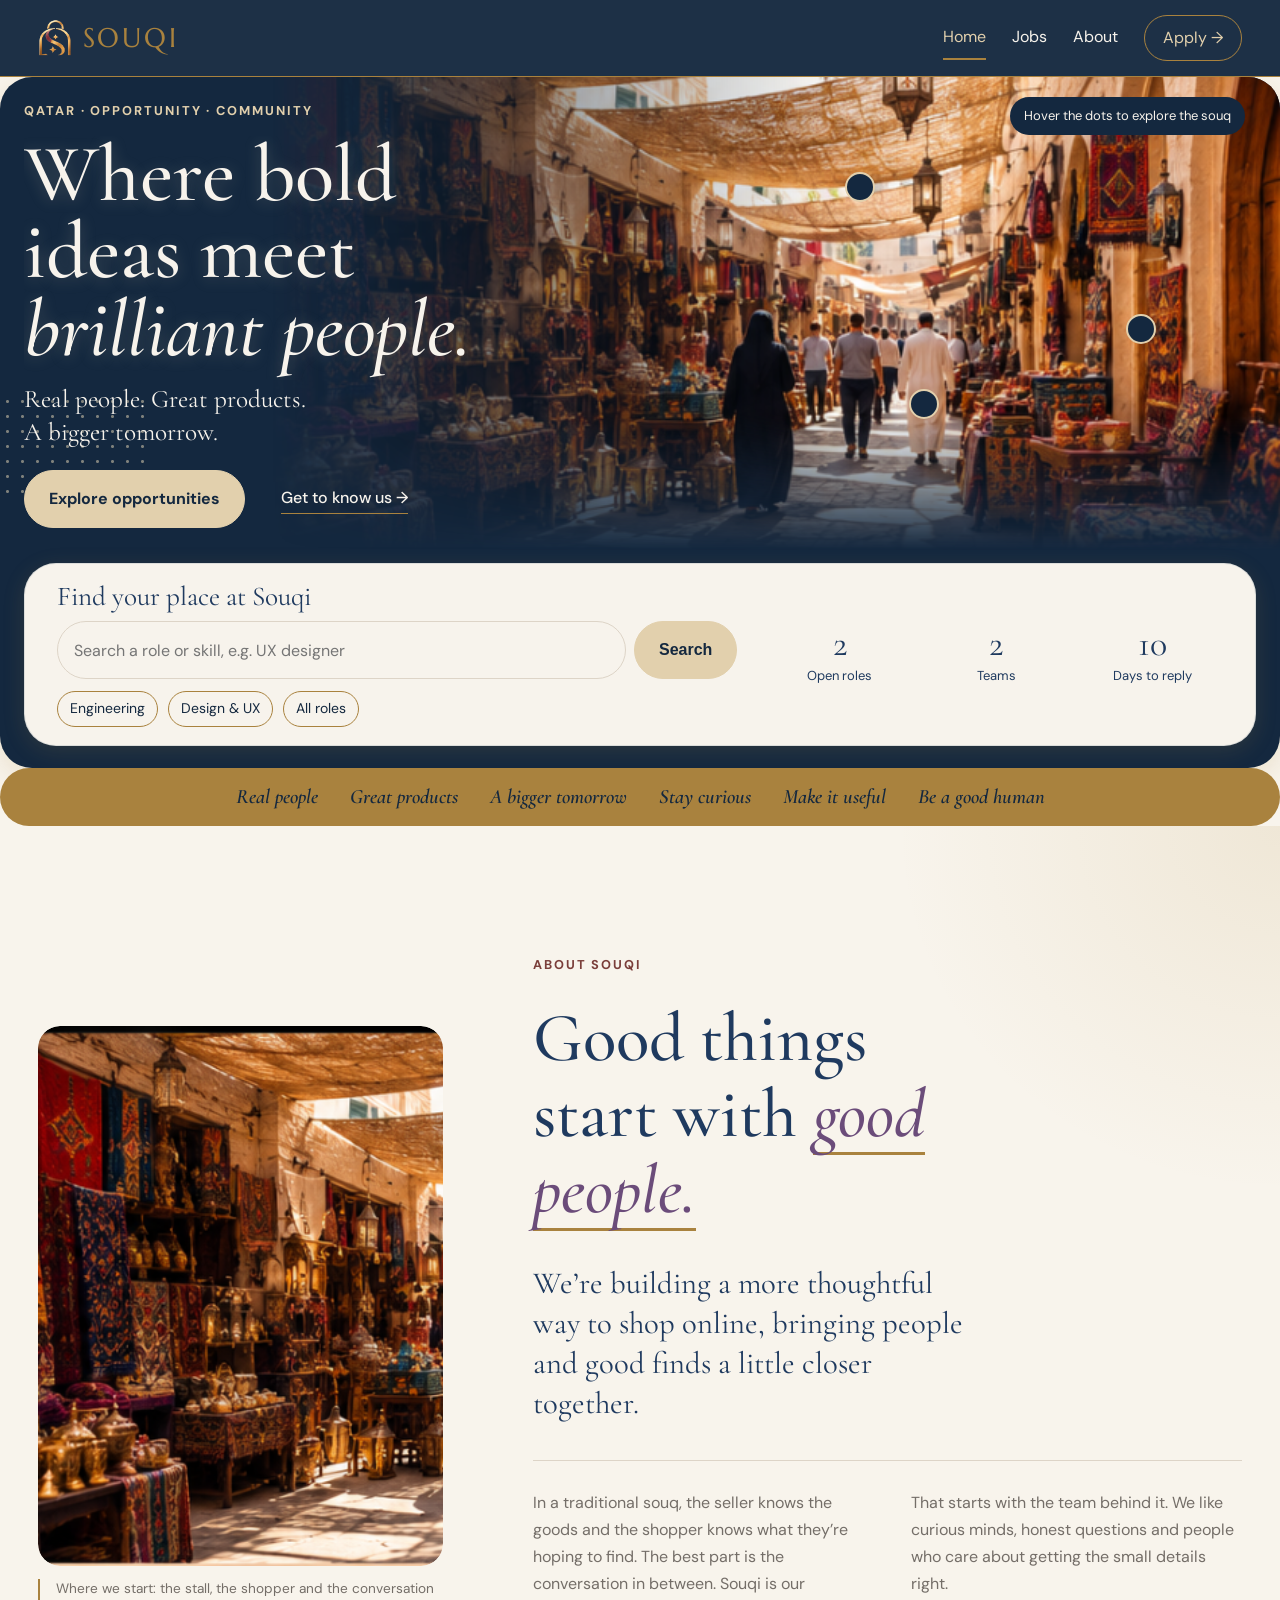
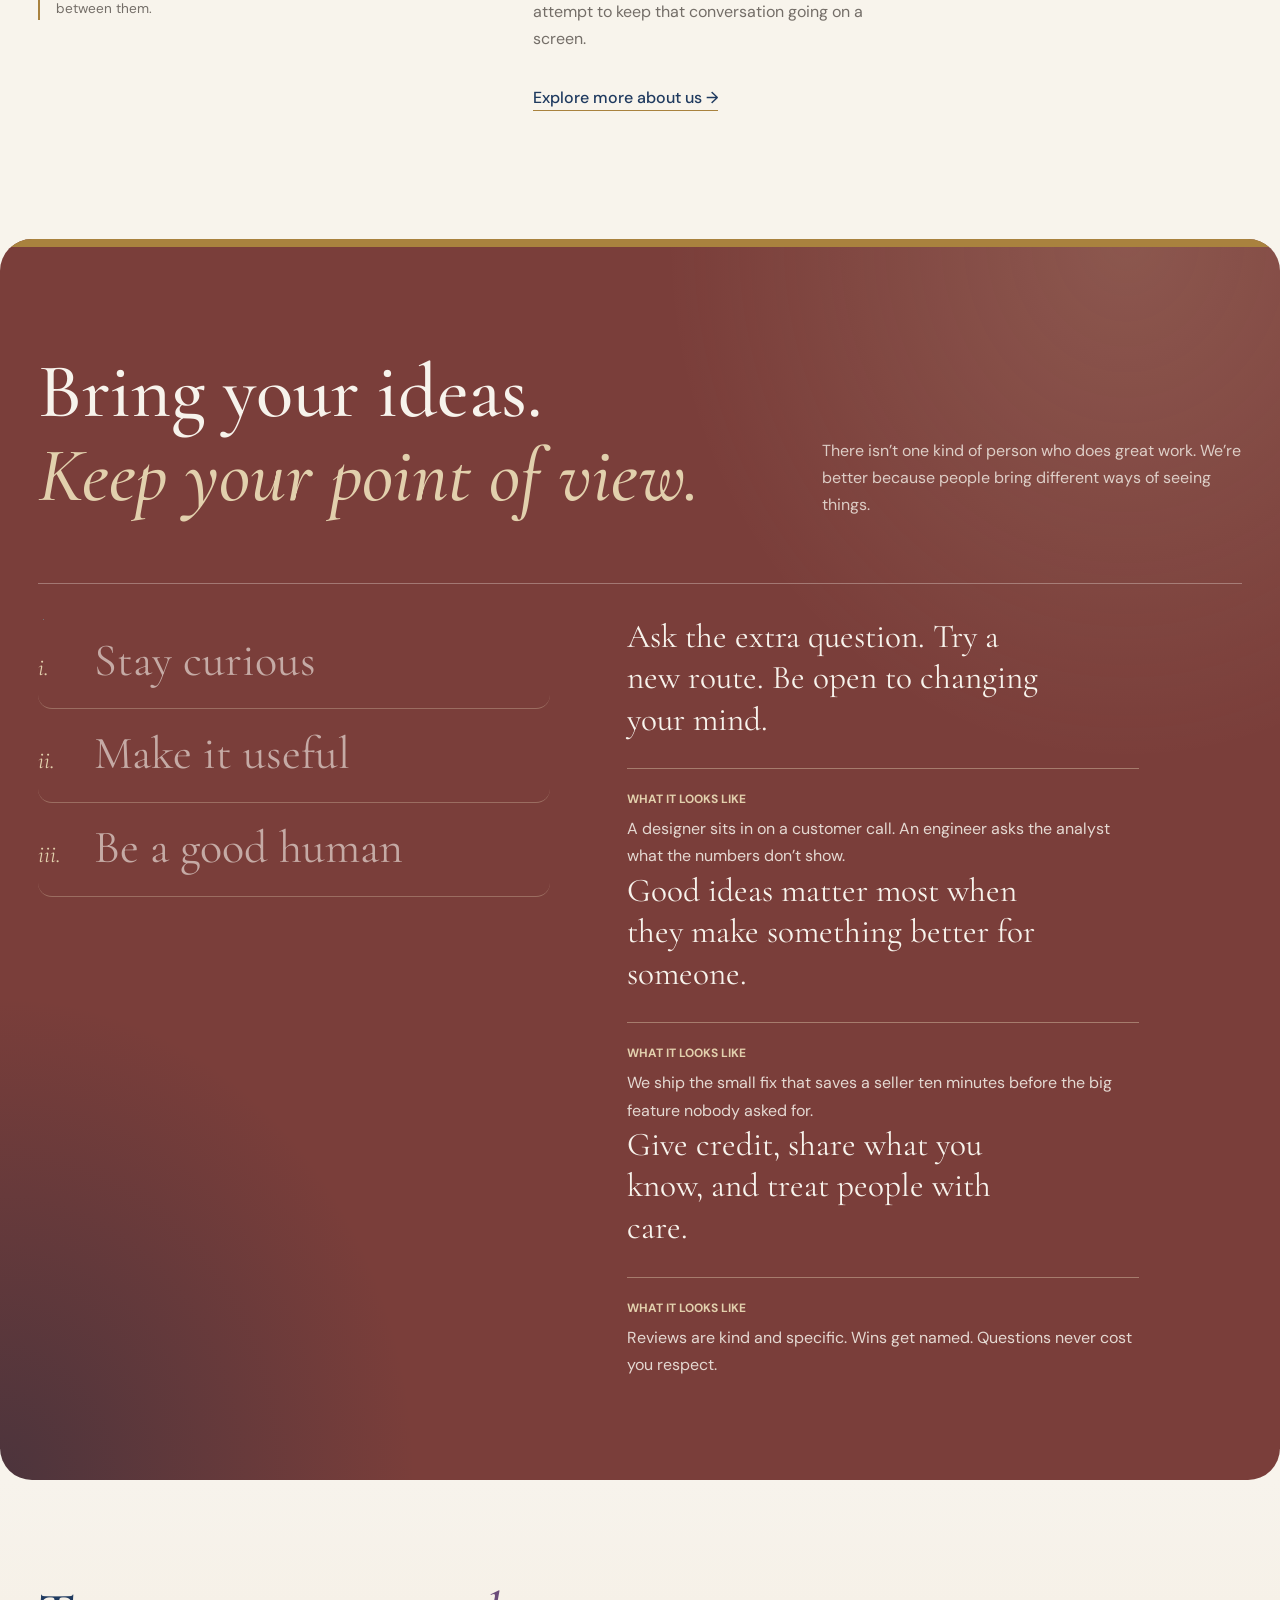
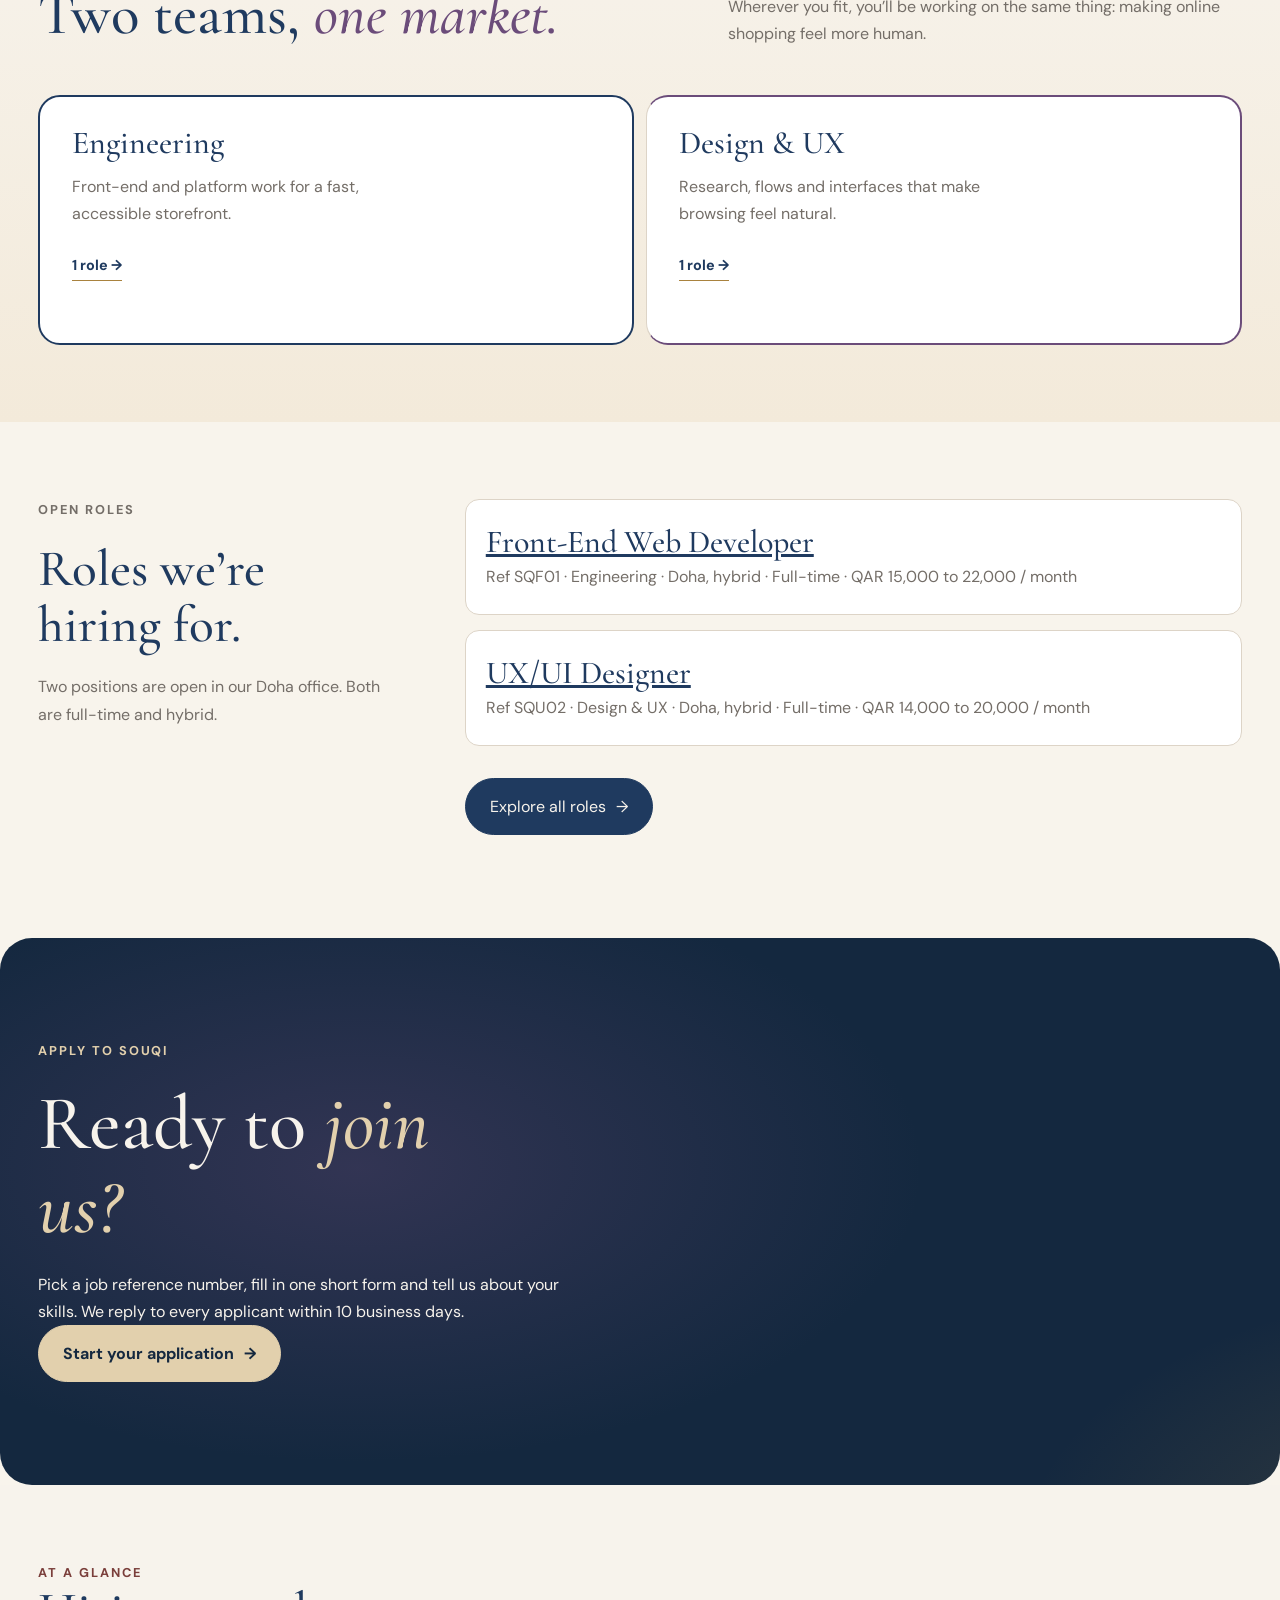
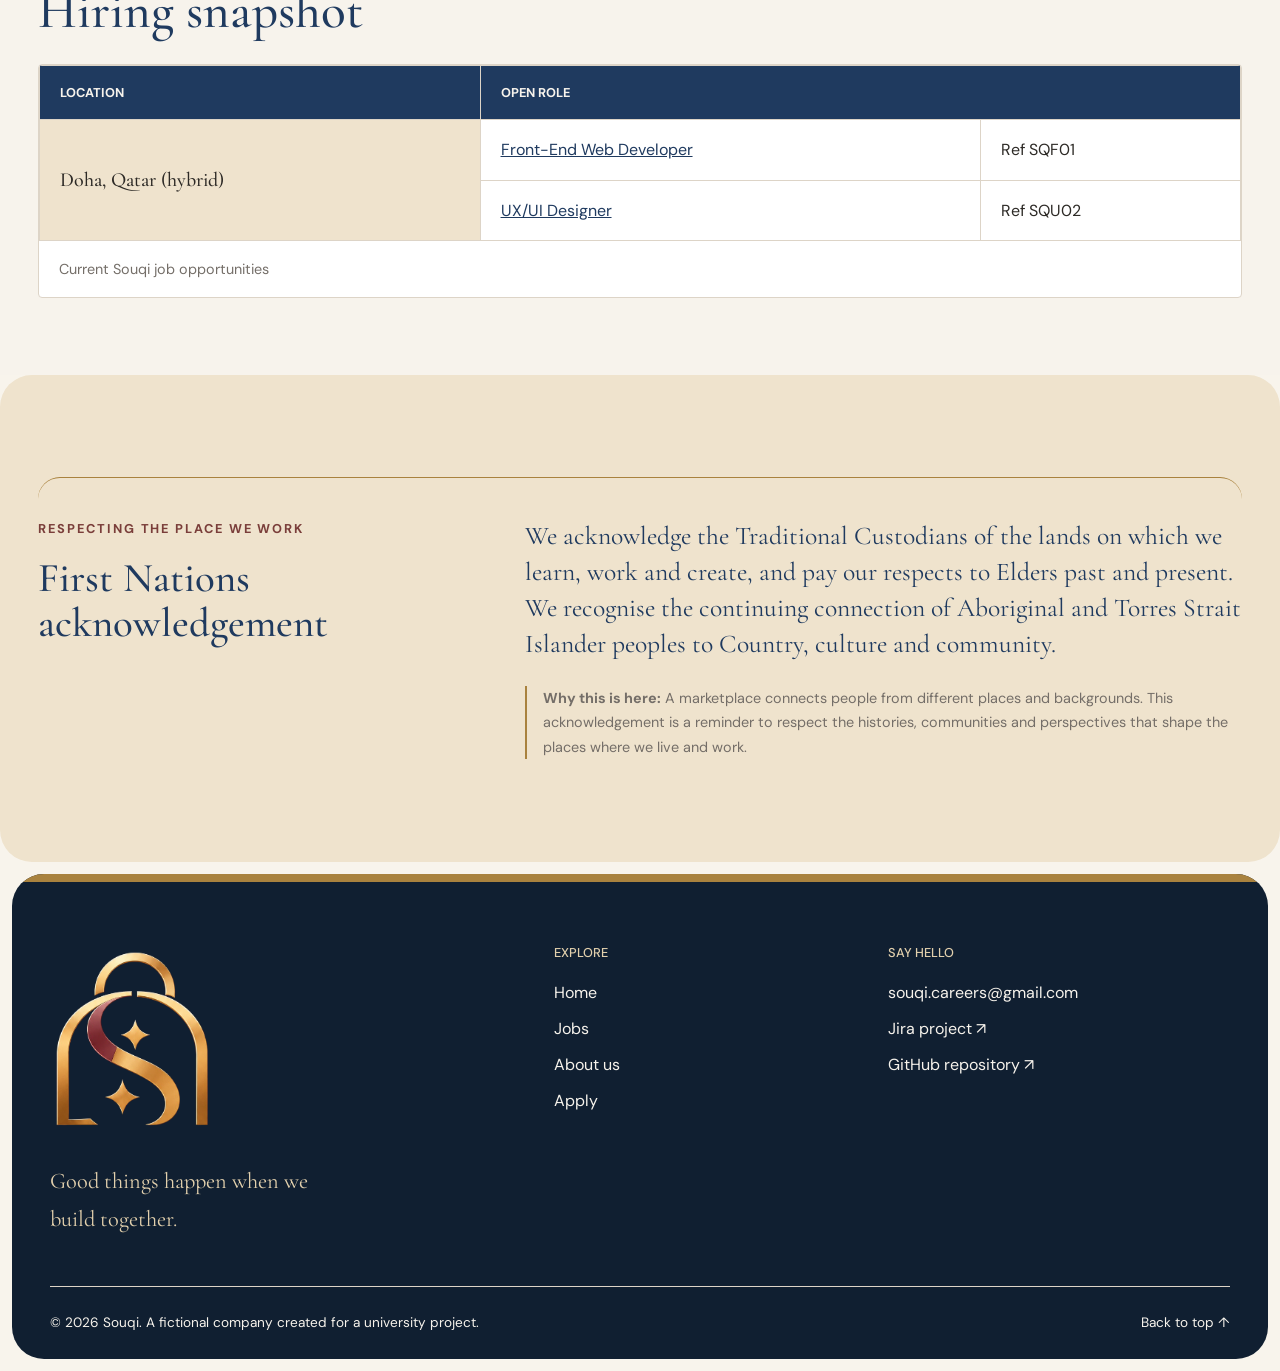
<file: index.html>
<!doctype html>
<!--
  filename:      Index.html
  author:        Mubashir Khan
  created:       21/10/2026
  last modified: 31/10/2026
  description:   Home page for Souqi, an online retail platform (G05 - E-Commerce & Digital Retail Platform). 
  Introduces the company, its services, and available career opportunities. Includes navigation and links to jobs.html 
  and apply.html. Styles: styles.css and index.css.
-->
<html lang="en">
<head>
  <meta charset="utf-8">
  <meta name="viewport" content="width=device-width, initial-scale=1">
  <meta name="description" content="Careers at Souqi, a modern online marketplace inspired by the souqs of Qatar. See open roles in engineering, and design.">
  <title>Souqi Careers | More than just a marketplace</title>
  <link rel="icon" type="image/png" href="images/favicon.png">
  <link rel="preconnect" href="https://fonts.googleapis.com">
  <link rel="preconnect" href="https://fonts.gstatic.com" crossorigin>
  <link href="https://fonts.googleapis.com/css2?family=Cormorant+Garamond:ital,wght@0,500;0,600;1,500&family=DM+Sans:wght@400;500;700&family=Marcellus&display=swap" rel="stylesheet">
  <link rel="stylesheet" href="styles.css">
  <link rel="stylesheet" href="index.css">

  <style>
    .hero-lattice {
      background-image: radial-gradient(circle, rgba(233, 217, 184, .5) 1.3px, transparent 1.6px);
      background-size: 15px 15px;
    }
  </style>
</head>
<body>
  <a class="skip-link" href="#main">Skip to main content</a>

  <header class="site-header">
    <div class="wrap header-inner">
      <a class="brand" href="index.html" aria-label="Souqi, home">
        <img class="brand-mark" src="images/logo-mark.png" width="34" height="38" alt="">
        <span class="brand-name">SOUQI</span>
      </a>
      <nav class="site-nav" aria-label="Main navigation">
        <a href="index.html" aria-current="page">Home</a>
        <a href="jobs.html">Jobs</a>
        <a href="about.html">About</a>
        <a class="nav-cta" href="apply.html">Apply <span aria-hidden="true">&rarr;</span></a>
      </nav>
    </div>
  </header>

  <main id="main">

    <!-- 1. HERO -->
    <section class="hero" id="home" aria-labelledby="hero-title">
      <div class="hero-stage">
        <div class="hero-photo-wrap"><img class="hero-photo" src="images/souq-market-hero.png" width="692" height="401" alt="A sunlit souq street in the late morning. Shoppers walk between stalls hung with woven rugs, brass lanterns and handmade goods under a canopy of reed shade."></div>
        <div class="hero-lattice" aria-hidden="true"></div>
        <div class="hero-dust" aria-hidden="true"></div>
        <p class="hero-hint hero-in dv9" aria-hidden="true"><span class="hero-hint-dot"></span>Hover the dots to explore the souq</p>
        <ul class="hotspots" aria-label="Details from the photo">
          <li class="hotspot hs-1"><button class="hotspot-btn" type="button" aria-describedby="hs1"><span class="visually-hidden">Brass lanterns</span></button><span class="hotspot-tip" id="hs1" role="tooltip"><strong>Brass lanterns</strong>Hung by hand above every stall.</span></li>
          <li class="hotspot hs-2"><button class="hotspot-btn" type="button" aria-describedby="hs2"><span class="visually-hidden">Woven rugs</span></button><span class="hotspot-tip" id="hs2" role="tooltip"><strong>Woven rugs</strong>Every pattern has a maker behind it.</span></li>
          <li class="hotspot hs-3"><button class="hotspot-btn" type="button" aria-describedby="hs3"><span class="visually-hidden">The street</span></button><span class="hotspot-tip" id="hs3" role="tooltip"><strong>The street</strong>Where shoppers and sellers swap stories.</span></li>
        </ul>
        <div class="wrap">
          <div class="hero-copy">
            <p class="kicker hero-in dv1">Qatar <span aria-hidden="true">&middot;</span> Opportunity <span aria-hidden="true">&middot;</span> Community</p>
            <h1 id="hero-title"><span class="line"><span>Where bold</span></span> <span class="line"><span>ideas meet</span></span> <span class="line"><span><em>brilliant people.</em></span></span></h1>
            <p class="hero-sub hero-in dv75">Real people. Great products.<br>A bigger tomorrow.</p>
            <div class="hero-actions hero-in dv9">
              <a class="btn btn--gold" href="jobs.html">Explore opportunities</a>
              <a class="text-link text-link--light" href="about.html">Get to know us <span aria-hidden="true">&rarr;</span></a>
            </div>
          </div>
        </div>
      </div>
      <div class="hero-dock-wrap">
        <div class="wrap">
          <div class="hero-dock">
            <form class="dock-search" action="jobs.html" method="get" role="search">
              <label for="search">Find your place at Souqi</label>
              <div class="dock-search-row">
                <input type="search" id="search" name="q" placeholder="Search a role or skill, e.g. UX designer">
                <button class="btn btn--gold" type="submit">Search</button>
              </div>
              <p class="dock-chips"><a href="jobs.html#job1">Engineering</a><a href="jobs.html#job2">Design &amp; UX</a><a href="jobs.html">All roles</a></p>
            </form>
            <dl class="dock-stats">
              <div><dd><span class="dock-num dn-2"></span></dd><dt>Open roles</dt></div>
              <div><dd><span class="dock-num dn-2"></span></dd><dt>Teams</dt></div>
              <div><dd><span class="dock-num dn-10"></span></dd><dt>Days to reply</dt></div>
            </dl>
          </div>
        </div>
      </div>
    </section>

    <!-- Values ticker -->
    <section class="ticker" aria-label="What we care about">
      <div class="ticker-track" id="ticker-track">
        <ul class="ticker-list">
          <li>Real people</li><li>Great products</li><li>A bigger tomorrow</li><li>Stay curious</li><li>Make it useful</li><li>Be a good human</li>
        </ul>
      </div>
    </section>

    <!-- 2. ABOUT -->
    <section class="about" id="about" aria-labelledby="about-title">
      <div class="wrap about-grid">
        <figure class="about-photo">
          <div class="about-img"><img src="images/souq-market-hero.png" width="692" height="401" alt="Close view of rugs, brass pots and lanterns on a souq stall."></div>
          <figcaption>Where we start: the stall, the shopper and the conversation between them.</figcaption>
        </figure>
        <div class="about-copy">
          <p class="kicker">About Souqi</p>
          <h2 id="about-title" style="--d:.1s">Good things start with <em>good people.</em></h2>
          <p class="lead dv2">We&rsquo;re building a more thoughtful way to shop online, bringing people and good finds a little closer together.</p>
          <div class="about-cols dv3">
            <p>In a traditional souq, the seller knows the goods and the shopper knows what they&rsquo;re hoping to find. The best part is the conversation in between. Souqi is our attempt to keep that conversation going on a screen.</p>
            <p>That starts with the team behind it. We like curious minds, honest questions and people who care about getting the small details right.</p>
          </div>
          <a class="text-link" href="about.html">Explore more about us <span aria-hidden="true">&rarr;</span></a>
        </div>
      </div>
    </section>

    <!-- 3. VALUES -->
    <section class="values" id="values" aria-labelledby="values-title">
      <div class="pattern-band" aria-hidden="true"></div>
      <div class="wrap">
        <div class="values-head">
          <h2 id="values-title">Bring your ideas.<br><em>Keep your point of view.</em></h2>
          <p>There isn&rsquo;t one kind of person who does great work. We&rsquo;re better because people bring different ways of seeing things.</p>
        </div>
        <div class="values-tabs dv15">
          <fieldset class="vgroup">
            <legend class="visually-hidden">Choose a value to read about it</legend>
            <input class="vradio" type="radio" name="value" id="v1" checked>
            <input class="vradio" type="radio" name="value" id="v2">
            <input class="vradio" type="radio" name="value" id="v3">
            <div class="vtab-list">
              <label class="vtab" for="v1"><span class="v-num">i.</span><span class="vtab-title">Stay curious</span></label>
              <label class="vtab" for="v2"><span class="v-num">ii.</span><span class="vtab-title">Make it useful</span></label>
              <label class="vtab" for="v3"><span class="v-num">iii.</span><span class="vtab-title">Be a good human</span></label>
            </div>
            <div class="vpanels">
              <div class="vpanel">
                <p class="vpanel-statement">Ask the extra question. Try a new route. Be open to changing your mind.</p>
                <p class="vpanel-example"><b>What it looks like</b> A designer sits in on a customer call. An engineer asks the analyst what the numbers don&rsquo;t show.</p>
              </div>
              <div class="vpanel">
                <p class="vpanel-statement">Good ideas matter most when they make something better for someone.</p>
                <p class="vpanel-example"><b>What it looks like</b> We ship the small fix that saves a seller ten minutes before the big feature nobody asked for.</p>
              </div>
              <div class="vpanel">
                <p class="vpanel-statement">Give credit, share what you know, and treat people with care.</p>
                <p class="vpanel-example"><b>What it looks like</b> Reviews are kind and specific. Wins get named. Questions never cost you respect.</p>
              </div>
            </div>
          </fieldset>
        </div>
      </div>
    </section>

    <section class="teams" id="teams" aria-labelledby="teams-title">
      <div class="wrap">
        <div class="teams-head">
          <h2 id="teams-title">Two teams, <em>one market.</em></h2>
          <p>Wherever you fit, you&rsquo;ll be working on the same thing: making online shopping feel more human.</p>
        </div>
        <div class="teams-row">
          <article class="team team--navy dv01">
            <h3>Engineering</h3>
            <p>Front-end and platform work for a fast, accessible storefront.</p>
            <a href="jobs.html#job1">1 role <span aria-hidden="true">&rarr;</span><span class="visually-hidden"> in Engineering</span></a>
          </article>
          <article class="team team--plum dv02">
            <h3>Design &amp; UX</h3>
            <p>Research, flows and interfaces that make browsing feel natural.</p>
            <a href="jobs.html#job2">1 role <span aria-hidden="true">&rarr;</span><span class="visually-hidden"> in Design and UX</span></a>
          </article>
        </div>
      </div>
    </section>


    <section class="jobs" id="jobs" aria-labelledby="jobs-title">
      <div class="wrap jobs-grid">
        <div class="jobs-side">
          <p class="kicker">Open roles</p>
          <h2 id="jobs-title">Roles we&rsquo;re hiring for.</h2>
          <p>Two positions are open in our Doha office. Both are full-time and hybrid.</p>
        </div>
        <div>
          <ul class="home-roles">
            <li><h3><a href="jobs.html#job1">Front-End Web Developer</a></h3><p>Ref SQF01 &middot; Engineering &middot; Doha, hybrid &middot; Full-time &middot; QAR 15,000 to 22,000 / month</p></li>
            <li style="--d:.1s"><h3><a href="jobs.html#job2">UX/UI Designer</a></h3><p>Ref SQU02 &middot; Design &amp; UX &middot; Doha, hybrid &middot; Full-time &middot; QAR 14,000 to 20,000 / month</p></li>
          </ul>
          <a class="btn" href="jobs.html">Explore all roles <span aria-hidden="true">&rarr;</span></a>
        </div>
      </div>
    </section>


    <section class="apply" id="apply" aria-labelledby="apply-title">
      <div class="wrap apply-intro">
        <p class="kicker">Apply to Souqi</p>
        <h2 id="apply-title">Ready to <em>join us?</em></h2>
        <p>Pick a job reference number, fill in one short form and tell us about your skills. We reply to every applicant within 10 business days.</p>
        <p><a class="btn btn--gold" href="apply.html">Start your application <span aria-hidden="true">&rarr;</span></a></p>
      </div>
    </section>
    <section class="snapshot" id="snapshot" aria-labelledby="snapshot-title">
      <div class="wrap">
        <p class="kicker">At a glance</p>
        <h2 id="snapshot-title">Hiring snapshot</h2>
        <div class="table-wrap">
          <table>
            <caption>Current Souqi job opportunities</caption>
            <thead>
              <tr><th scope="col">Location</th><th scope="col" colspan="2">Open role</th></tr>
            </thead>
            <tbody>
              <tr><th scope="row" rowspan="2">Doha, Qatar (hybrid)</th><td><a href="jobs.html#job1">Front-End Web Developer</a></td><td>Ref SQF01</td></tr>
              <tr><td><a href="jobs.html#job2">UX/UI Designer</a></td><td>Ref SQU02</td></tr>
            </tbody>
          </table>
        </div>
      </div>
    </section>

    
    <section class="ack" id="acknowledgement" aria-labelledby="ack-title">
      <div class="wrap ack-grid">
        <div>
          <p class="kicker">Respecting the place we work</p>
          <h2 id="ack-title">First Nations acknowledgement</h2>
        </div>
        <div class="ack-text">
          <p>We acknowledge the Traditional Custodians of the lands on which we learn, work and create, and pay our respects to Elders past and present. We recognise the continuing connection of Aboriginal and Torres Strait Islander peoples to Country, culture and community.</p>
      
          <p class="ack-why" style="font-size: 0.9rem;"><strong>Why this is here:</strong> A marketplace connects people from different places and backgrounds. This acknowledgement is a reminder to respect the histories, communities and perspectives that shape the places where we live and work.</p>
        </div>
      </div>
    </section>
  </main>

  <footer class="site-footer">
    <div class="pattern-band" aria-hidden="true"></div>
    <div class="wrap footer-grid">
      <div class="footer-brand">
       <a class="brand brand--light" href="index.html" aria-label="Souqi, home"><img class="footer-logo" src="images/logo-mark.png" width="170" height="168" alt=""></a>
        <p>Good things happen when we build together.</p>
      </div>
      <nav class="footer-col" aria-label="Footer navigation">
        <h2>Explore</h2>
        <a href="index.html">Home</a>
        <a href="jobs.html">Jobs</a>
        <a href="about.html">About us</a>
        <a href="apply.html">Apply</a>
      </nav>
      <div class="footer-col">
        <h2>Say hello</h2>
        <a href="mailto:souqi.careers@gmail.com">souqi.careers@gmail.com</a>
        <a href="https://souqi.atlassian.net/jira/software/projects/GS/summary" target="_blank" rel="noopener noreferrer">Jira project <span aria-hidden="true">&nearr;</span><span class="visually-hidden"> (opens in a new tab)</span></a>
        <a href="https://github.com/mubashirkhan2007/Web-tech-project-Souqi-" target="_blank" rel="noopener noreferrer">GitHub repository <span aria-hidden="true">&nearr;</span><span class="visually-hidden"> (opens in a new tab)</span></a>
      </div>
    </div>
    <div class="wrap footer-bottom">
      <p>&copy; 2026 Souqi. A fictional company created for a university project.</p>
      <a href="#main">Back to top <span aria-hidden="true">&uarr;</span></a>
    </div>
  </footer>

</body>
</html>
</file>
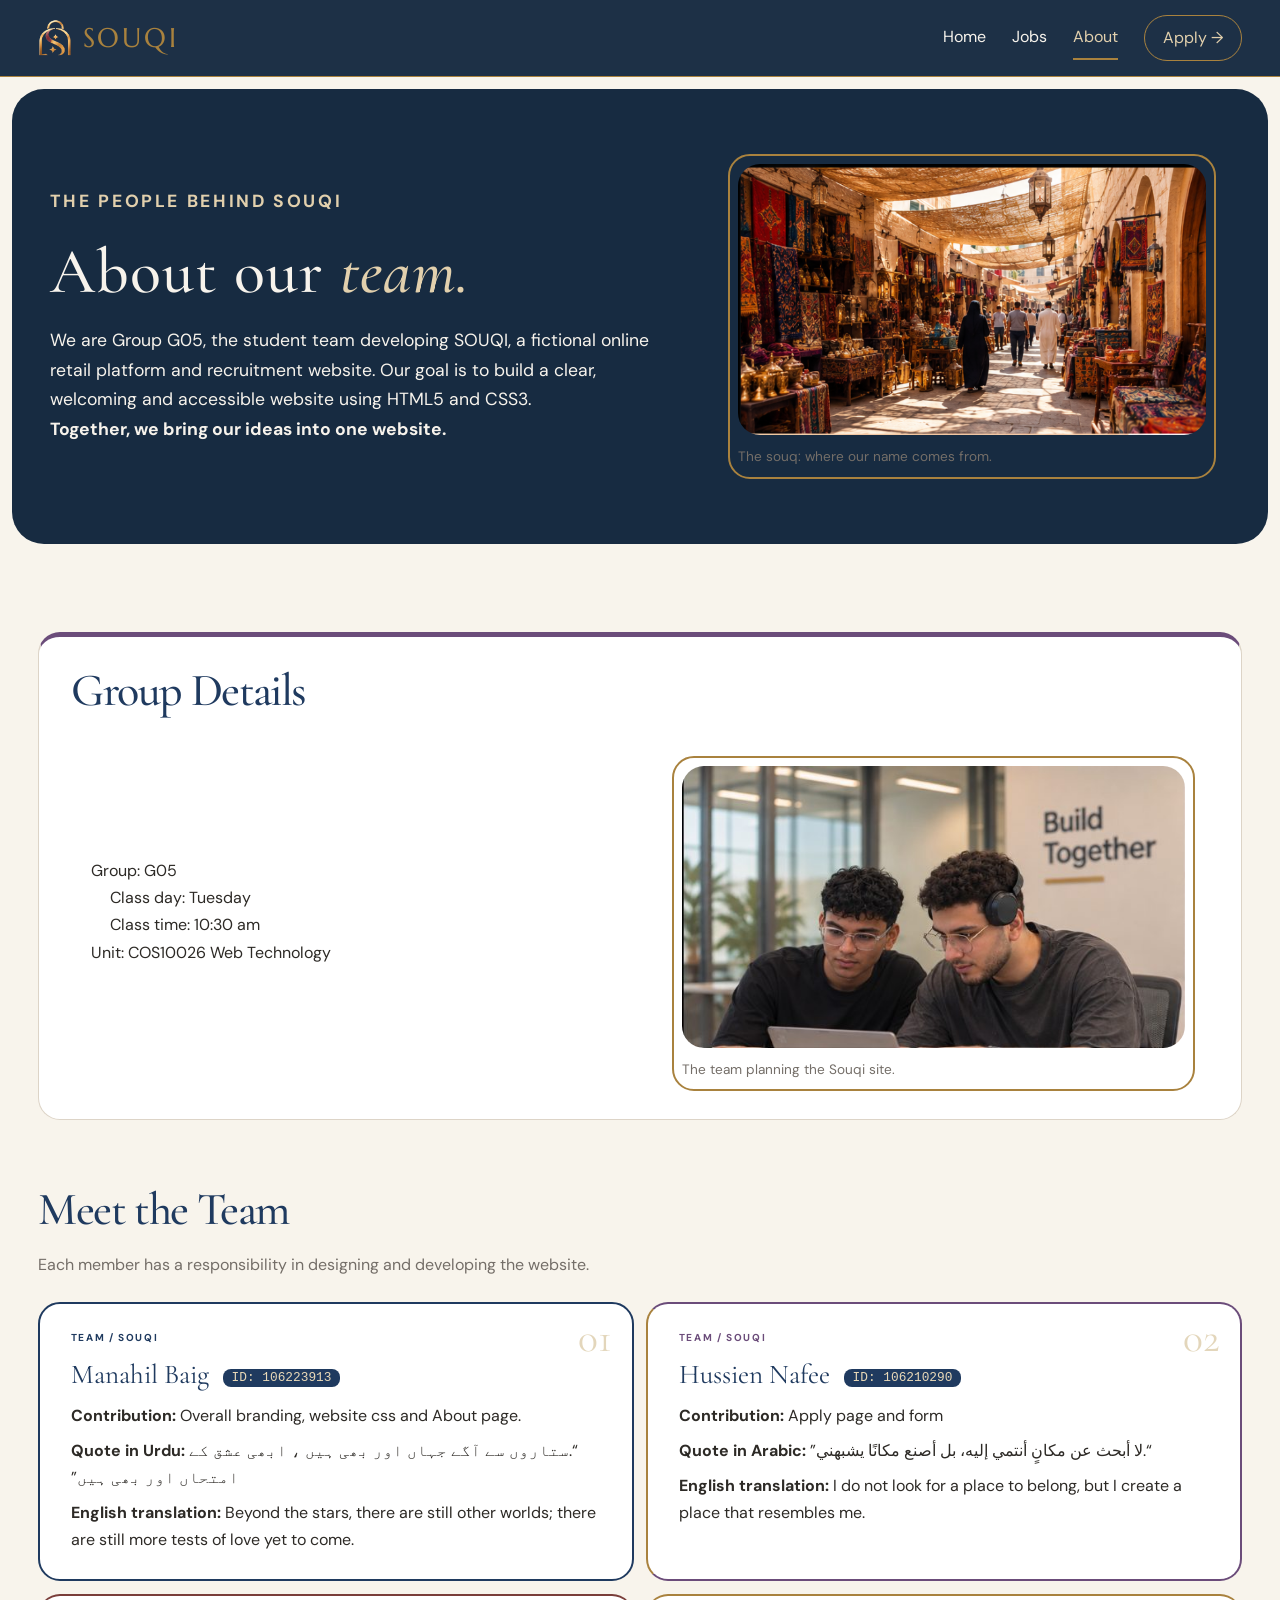
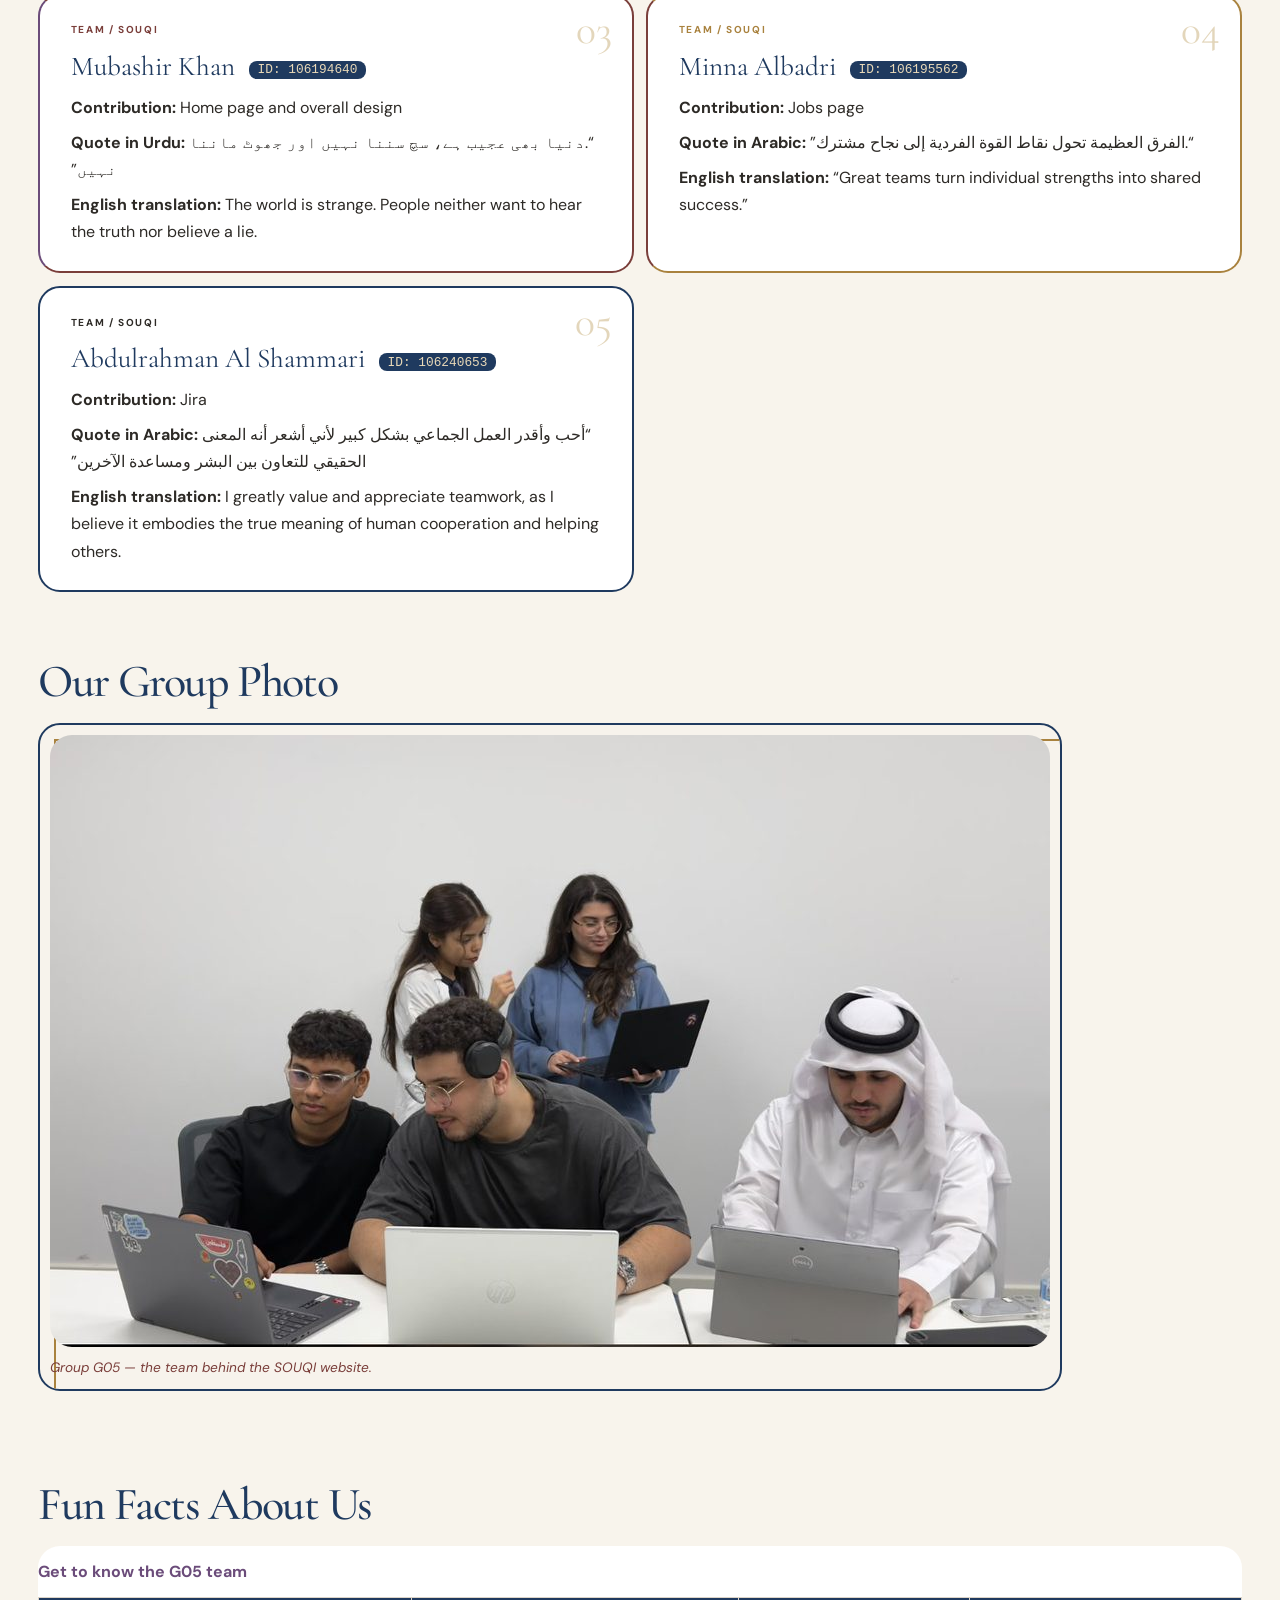
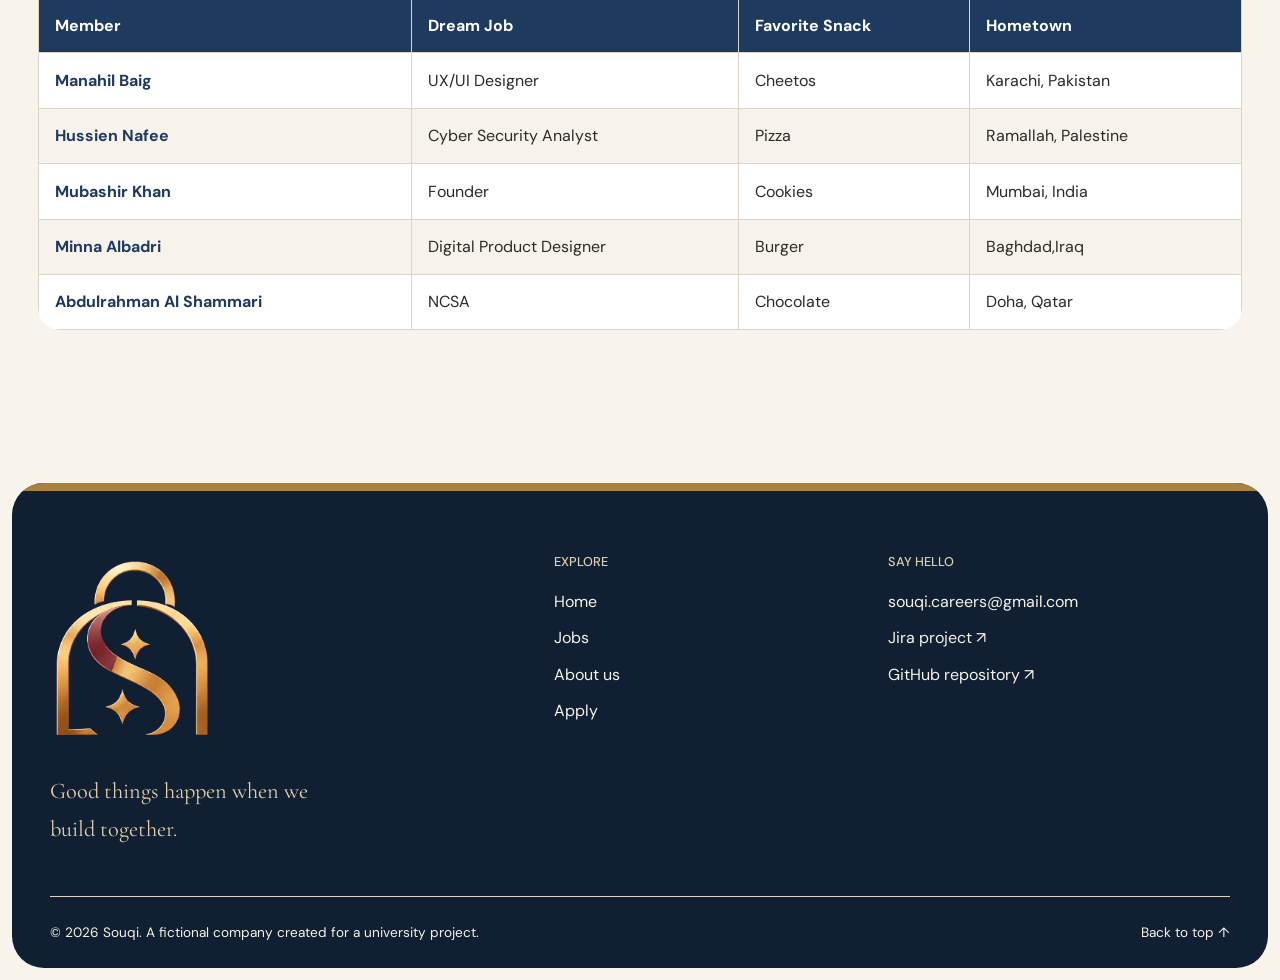
<file: about.html>
<!DOCTYPE html>
<!--
  filename:      about.html
  author:        Manahil Baig
  created:       21/10/2026
  last modified: 31/10/2026
  description:   About page for Souqi, an online retail platform (G05 - E-Commerce & Digital Retail Platform). 
  Introduces the group members, their contributions, quotes, and fun facts. Includes a group photo and acknowledgement 
  of country. Styles: styles.css and about.css.
-->
<html lang="en">
<head>
    <meta charset="utf-8">
    <meta name="viewport" content="width=device-width, initial-scale=1.0">
    <meta name="description" content="Meet the G05 student team behind the SOUQI recruitment website.">
    <meta name="author" content="G05">
    <title>About Us | Souqi</title>
  <link rel="icon" type="image/png" href="images/favicon.png">
    <link rel="preconnect" href="https://fonts.googleapis.com">
  <link rel="preconnect" href="https://fonts.gstatic.com" crossorigin>
  <link href="https://fonts.googleapis.com/css2?family=Cormorant+Garamond:ital,wght@0,500;0,600;1,500&family=DM+Sans:wght@400;500;700&family=Marcellus&display=swap" rel="stylesheet">
  <link rel="stylesheet" href="styles.css">
  <link rel="stylesheet" href="about.css">

    <!-- Embedded CSS example required by the assignment. -->
    <style>
        #about-heading {
            letter-spacing: 1px;
        }
    </style>
</head>
<body id="top">
      <a class="skip-link" href="#main">Skip to main content</a>

  <header class="site-header">
    <div class="wrap header-inner">
      <a class="brand" href="index.html" aria-label="Souqi, home">
        <img class="brand-mark" src="images/logo-mark.png" width="34" height="38" alt="">
        <span class="brand-name">SOUQI</span>
      </a>
      <nav class="site-nav" aria-label="Main navigation">
        <a href="index.html">Home</a>
        <a href="jobs.html">Jobs</a>
        <a href="about.html" aria-current="page">About</a>
        <a class="nav-cta" href="apply.html">Apply <span aria-hidden="true">&rarr;</span></a>
      </nav>
    </div>
  </header>

    <main id="main">
    <section class="page-hero" aria-labelledby="about-heading">
      <div class="wrap page-hero__split">
        <div class="page-hero__text">
        <p class="kicker hero-in d1">The people behind Souqi</p>
        <h1 id="about-heading" class="hero-in d2">About our <em>team.</em></h1>
        <p class="jobs-intro hero-in d3">We are Group G05, the student team developing SOUQI, a fictional online retail platform and recruitment website. Our goal is to build a clear, welcoming and accessible website using HTML5 and CSS3.</p>
        <!-- Inline CSS example required by the assignment. -->
        <p class="jobs-intro hero-in d4" style="font-weight: bold;">Together, we bring our ideas into one website.</p>
        </div>
        <figure class="photo-slot photo-slot--landscape photo-slot--framed">
          <div class="photo-slot__media"><img src="images/souq-market-hero.png" alt="A lantern-lit souq street lined with rugs and brass lamps" width="692" height="401"></div>
          <figcaption>The souq: where our name comes from.</figcaption>
        </figure>
      </div>
    </section>
    <div class="about-body">
      <div class="wrap">
        <section class="about-sec group-details">
            <h2>Group Details</h2>
            <ul>
                <li>Group: G05
                    <ul>
                        <li>Class day: Tuesday </li>
                        <li>Class time: 10:30 am</li>
                    </ul>
                </li>
                <li>Unit: COS10026 Web Technology</li>
            </ul>
            <figure class="photo-slot photo-slot--landscape photo-slot--framed">
          <div class="photo-slot__media"><img src="images/team-work.jpg" alt="Two group members working together at a laptop, with the words Build Together" width="610" height="342"></div>
          <figcaption>The team planning the Souqi site.</figcaption>
        </figure>
        </section>
        <section class="about-sec team-section">
            <h2>Meet the Team</h2>
            <p>Each member has a responsibility in designing and developing the website.</p>
            <dl class="team-list">
                <div class="member"><dt>Manahil Baig <span class="student-id">ID: 106223913</span></dt>
                <dd><strong>Contribution:</strong> Overall branding, website css and About page.</dd>
                <dd><strong>Quote in Urdu:</strong> <q lang="ur" dir="rtl">.ستاروں سے آگے جہاں اور بھی ہیں ، ابھی عشق کے امتحاں اور بھی ہیں</q></dd>
                <dd><strong>English translation:</strong> Beyond the stars, there are still other worlds; there are still more tests of love yet to come. </dd></div>
                <div class="member"><dt>Hussien Nafee <span class="student-id">ID: 106210290</span></dt>
                <dd><strong>Contribution:</strong> Apply page and form</dd>
                <dd><strong>Quote in Arabic:</strong> <q lang="ar" dir="rtl">.لا أبحث عن مكانٍ أنتمي إليه، بل أصنع مكانًا يشبهني</q></dd>
                <dd><strong>English translation:</strong> I do not look for a place to belong, but I create a place that resembles me.</dd></div>
                <div class="member"><dt>Mubashir Khan <span class="student-id">ID: 106194640</span></dt>
                <dd><strong>Contribution:</strong> Home page and overall design</dd>
                <dd><strong>Quote in Urdu:</strong> <q lang="ur" dir="rtl">.دنیا بھی عجیب ہے، سچ سننا نہیں اور جھوٹ ماننا نہیں</q></dd>
                <dd><strong>English translation:</strong> The world is strange. People neither want to hear the truth nor believe a lie.</dd></div>
                <div class="member"><dt>Minna Albadri <span class="student-id">ID: 106195562</span></dt>
                <dd><strong>Contribution:</strong> Jobs page</dd>
                <dd><strong>Quote in Arabic:</strong> <q lang="ar" dir="rtl">.الفرق العظيمة تحول نقاط القوة الفردية إلى نجاح مشترك</q></dd>
                <dd><strong>English translation:</strong> “Great teams turn individual strengths into shared success.”</dd></div>
                <div class="member"><dt>Abdulrahman Al Shammari <span class="student-id">ID: 106240653</span></dt>
                <dd><strong>Contribution:</strong> Jira</dd>
                <dd><strong>Quote in Arabic:</strong> <q lang="ar" dir="rtl">أحب وأقدر العمل الجماعي بشكل كبير لأني أشعر أنه المعنى الحقيقي للتعاون بين البشر ومساعدة الآخرين</q></dd>
                <dd><strong>English translation:</strong> I greatly value and appreciate teamwork, as I believe it embodies the true meaning of human cooperation and helping others.</dd></div>
                </dl>
        </section>
        <section class="about-sec photo-section">
            <h2>Our Group Photo</h2>
            <figure class="photo-frame">
                <img src="images/group-photo.jpg" alt="Members of Group G05 standing together for a group photo" width="1000" height="612">
                <figcaption>Group G05 — the team behind the SOUQI website.</figcaption>
            </figure>
        </section>
        <section class="about-sec facts-section">
            <h2>Fun Facts About Us</h2>
            <div class="table-wrap">
                <table>
                    <caption>Get to know the G05 team</caption>
                    <thead>
                        <tr>
                            <th scope="col">Member</th>
                            <th scope="col">Dream Job</th>
                            <th scope="col">Favorite Snack</th>
                            <th scope="col">Hometown</th>
                        </tr>
                    </thead>
                    <tbody>
                        <tr><th scope="row">Manahil Baig </th><td>UX/UI Designer</td><td>Cheetos</td><td>Karachi, Pakistan</td></tr>
                        <tr><th scope="row">Hussien Nafee</th><td>Cyber Security Analyst</td><td>Pizza</td><td>Ramallah, Palestine</td></tr>
                        <tr><th scope="row">Mubashir Khan</th><td>Founder</td><td>Cookies</td><td>Mumbai, India</td></tr>
                        <tr><th scope="row">Minna Albadri</th><td>Digital Product Designer</td><td>Burger</td><td>Baghdad,Iraq</td></tr>
                        <tr><th scope="row">Abdulrahman Al Shammari</th><td>NCSA</td><td>Chocolate</td><td>Doha, Qatar</td></tr>
                    </tbody>
                </table>
            </div>
        </section>
      </div>
    </div>
  </main>

      <footer class="site-footer">
    <div class="pattern-band" aria-hidden="true"></div>
    <div class="wrap footer-grid">
      <div class="footer-brand">
        <a class="brand brand--light" href="index.html" aria-label="Souqi, home"><img class="footer-logo" src="images/logo-mark.png" width="170" height="168" alt=""></a>
        <p>Good things happen when we build together.</p>
      </div>
      <nav class="footer-col" aria-label="Footer navigation">
        <h2>Explore</h2>
        <a href="index.html">Home</a>
        <a href="jobs.html">Jobs</a>
        <a href="about.html">About us</a>
        <a href="apply.html">Apply</a>
      </nav>
      <div class="footer-col">
        <h2>Say hello</h2>
        <a href="mailto:souqi.careers@gmail.com">souqi.careers@gmail.com</a>
        <a href="https://souqi.atlassian.net/jira/software/projects/GS/summary" target="_blank" rel="noopener noreferrer">Jira project <span aria-hidden="true">&nearr;</span><span class="visually-hidden"> (opens in a new tab)</span></a>
        <a href="https://github.com/mubashirkhan2007/Web-tech-project-Souqi-" target="_blank" rel="noopener noreferrer">GitHub repository <span aria-hidden="true">&nearr;</span><span class="visually-hidden"> (opens in a new tab)</span></a>
      </div>
    </div>
    <div class="wrap footer-bottom">
      <p>&copy; 2026 Souqi. A fictional company created for a university project.</p>
      <a href="#main">Back to top <span aria-hidden="true">&uarr;</span></a>
    </div>
  </footer></body>
</html>
</file>
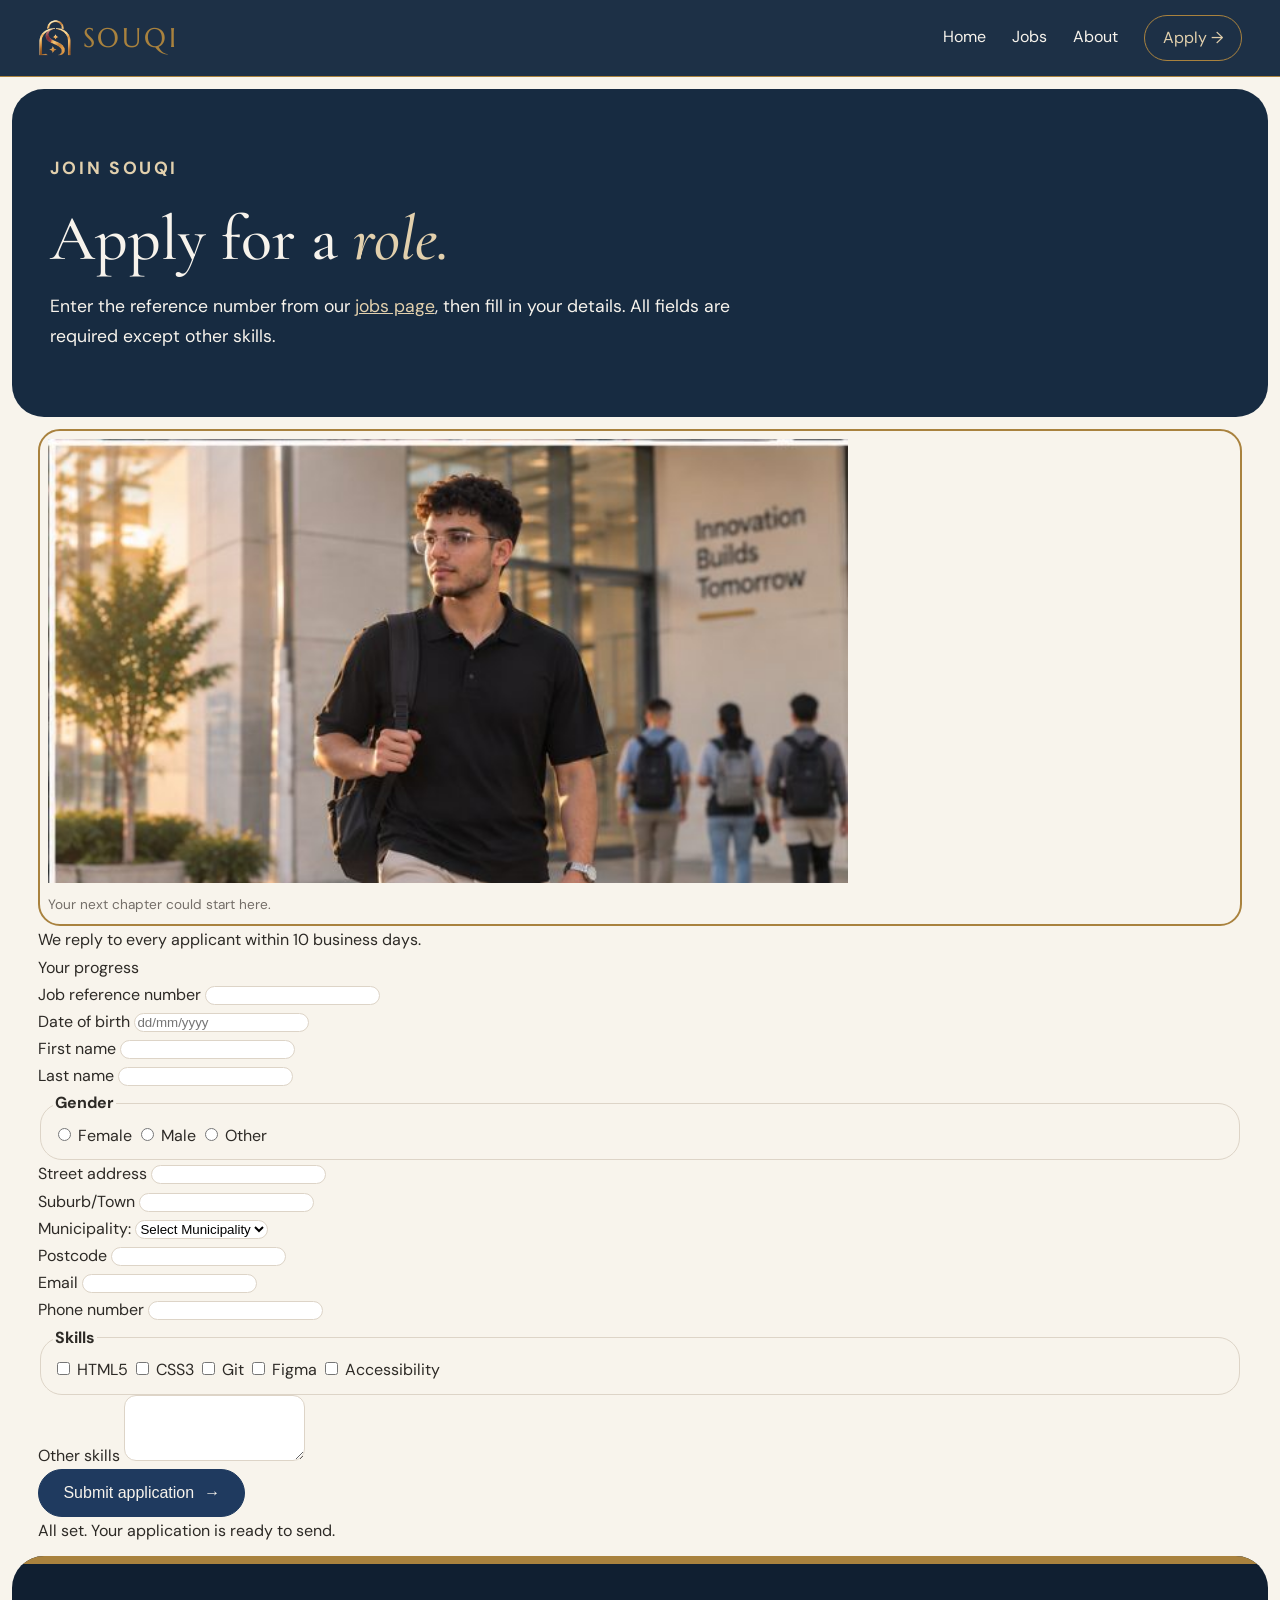
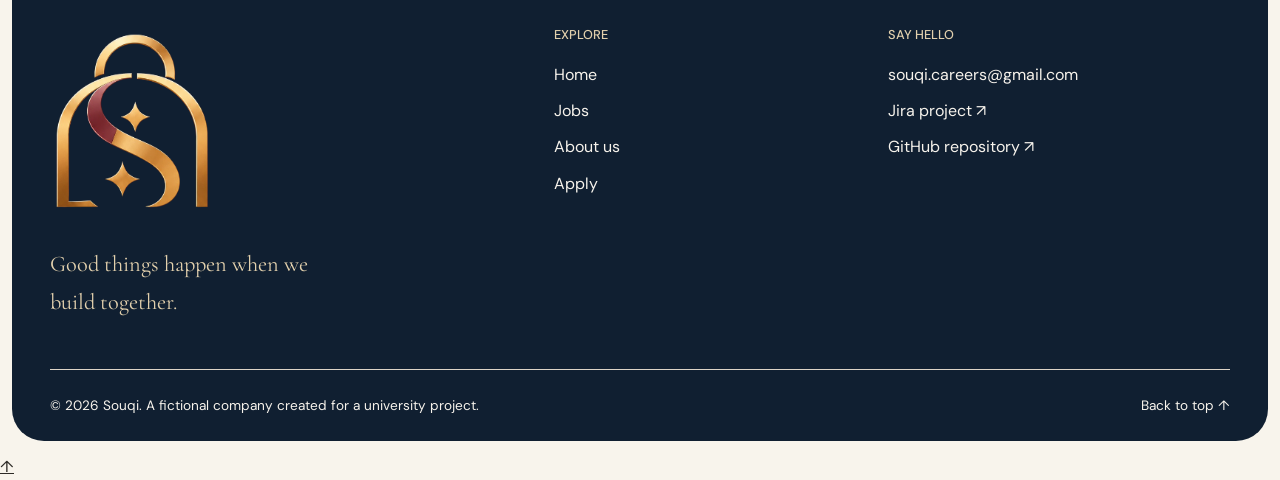
<file: apply.html>
<!DOCTYPE html>
<!--
  filename:      apply.html
  author:        Hussien Nafee
  created:       21/10/2026
  last modified: 31/10/2026
  description:   Job application page for Souqi, an online retail platform (G05 - E-Commerce & Digital Retail Platform). 
  Provides an application form where applicants enter personal details, select skills, and apply for available positions. 
  Includes HTML5 form validation. Styles: styles.css and apply.css.
-->
<html lang="en">
<head>
  <meta charset="UTF-8">
  <meta name="viewport" content="width=device-width, initial-scale=1.0">
  <meta name="description" content="Apply for a role at Souqi, an online retail platform in Doha, Qatar.">
  <title>Apply | Souqi</title>
  <link rel="icon" type="image/png" href="images/favicon.png">
  <link rel="preconnect" href="https://fonts.googleapis.com">
  <link rel="preconnect" href="https://fonts.gstatic.com" crossorigin>
  <link href="https://fonts.googleapis.com/css2?family=Cormorant+Garamond:ital,wght@0,500;0,600;1,500&family=DM+Sans:wght@400;500;700&family=Marcellus&display=swap" rel="stylesheet">
  <link rel="stylesheet" href="styles.css">
 
  <style>
    legend { font-weight: 700; }
  </style>
</head>
<body id="top">
  <a class="skip-link" href="#main">Skip to main content</a>

  <header class="site-header">
    <div class="progress" aria-hidden="true"><span class="progress__bar"></span></div>
    <div class="wrap header-inner">
      <a class="brand" href="index.html" aria-label="Souqi, home">
        <img class="brand-mark" src="images/logo-mark.png" width="34" height="38" alt="">
        <span class="brand-name">SOUQI</span>
      </a>
      <nav class="site-nav" aria-label="Main navigation">
        <a href="index.html">Home</a>
        <a href="jobs.html">Jobs</a>
        <a href="about.html">About</a>
        <a class="nav-cta" href="apply.html" aria-current="page">Apply <span aria-hidden="true">&rarr;</span></a>
      </nav>
    </div>
  </header>

  <main id="main">
    <section class="page-hero" aria-labelledby="apply-title">
      <div class="wrap">
        <p class="kicker hero-in d1">Join Souqi</p>
        <h1 id="apply-title" class="hero-in d2">Apply for a <em>role.</em></h1>
        <p class="jobs-intro hero-in d3" style="max-width: 60ch;">Enter the reference number from our <a href="jobs.html">jobs page</a>, then fill in your details. All fields are required except other skills.</p>
      </div>
    </section>
    <div class="apply-body">
      <div class="wrap">
        <div class="apply-layout">
          <div class="apply-side">
            <figure class="photo-slot photo-slot--portrait photo-slot--framed">
               <img src="images/apply-side.jpg" alt="A confident graduate walking into a modern office" width="800" height="600">
          <div class="photo-slot__media"><div class="photo-slot__frame"><span class="photo-slot__tag"></div></div>
          <figcaption>Your next chapter could start here.</figcaption>
        </figure>
            <p class="apply-side__note">We reply to every applicant within 10 business days.</p>
          </div>
        <div class="apply-card" data-reveal>
          <div class="meter" aria-hidden="true"><span class="meter__label">Your progress</span><i class="meter__seg"></i><i class="meter__seg"></i><i class="meter__seg"></i><i class="meter__seg"></i><i class="meter__seg"></i><i class="meter__seg"></i><i class="meter__seg"></i><i class="meter__seg"></i><i class="meter__seg"></i><i class="meter__seg"></i><i class="meter__seg"></i><i class="meter__seg"></i></div>
          <div class="confetti" aria-hidden="true"><span></span><span></span><span></span><span></span><span></span><span></span><span></span><span></span><span></span><span></span><span></span><span></span><span></span><span></span><span></span><span></span><span></span><span></span><span></span><span></span><span></span><span></span><span></span><span></span><span></span><span></span><span></span><span></span><span></span><span></span><span></span><span></span></div>
          <form class="application" action="https://mercury.swin.edu.au/it000000/formtest.php" method="post">
      <div class="form-grid">
        <p><label for="ref">Job reference number</label>
          <input type="text" id="ref" name="ref" maxlength="5" pattern="[A-Za-z0-9]{5}" title="Exactly 5 letters or numbers, e.g. SQF01" required></p>
        <p><label for="dob">Date of birth</label>
          <input type="text" id="dob" name="dob" placeholder="dd/mm/yyyy" pattern="(0[1-9]|[12][0-9]|3[01])/(0[1-9]|1[0-2])/[0-9]{4}" title="Use the format dd/mm/yyyy" required></p>
        <p><label for="firstname">First name</label>
          <input type="text" id="firstname" name="firstname" maxlength="20" pattern="[A-Za-z]{1,20}" title="Letters only, maximum 20" autocomplete="given-name" required></p>
        <p><label for="lastname">Last name</label>
          <input type="text" id="lastname" name="lastname" maxlength="20" pattern="[A-Za-z]{1,20}" title="Letters only, maximum 20" autocomplete="family-name" required></p>
        <fieldset>
          <legend>Gender</legend>
          <label><input type="radio" name="gender" value="female" required> Female</label>
          <label><input type="radio" name="gender" value="male"> Male</label>
          <label><input type="radio" name="gender" value="other"> Other</label>
        </fieldset>
        <p><label for="street">Street address</label>
          <input type="text" id="street" name="street" maxlength="40" autocomplete="street-address" required></p>
        <p><label for="suburb">Suburb/Town</label>
          <input type="text" id="suburb" name="suburb" maxlength="40" required></p>
         <p>
          <label for="state">Municipality:</label>
        <select id="state" name="state" required>
        <option value="">Select Municipality</option>
        <option value="Doha">Doha</option>
        <option value="Al Rayyan">Al Rayyan</option>
        <option value="Al Wakrah">Al Wakrah</option>
        <option value="Al Khor">Al Khor</option>
        <option value="Al Shamal">Al Shamal</option>
        <option value="Umm Salal">Umm Salal</option>
        <option value="Al Daayen">Al Daayen</option>
        <option value="Al Shahaniya">Al Shahaniya</option>
          </select>
        </p>
        <p><label for="postcode">Postcode</label>
          <input type="text" id="postcode" name="postcode" maxlength="4" pattern="[0-9]{4}" title="Exactly 4 digits" inputmode="numeric" required></p>
        <p><label for="email">Email</label>
          <input type="email" id="email" name="email" autocomplete="email" required></p>
        <p><label for="phone">Phone number</label>
          <input type="tel" id="phone" name="phone" pattern="[0-9]{8,12}" title="8 to 12 digits, no spaces" required></p>
      </div>
      <fieldset>
        <legend>Skills</legend>
        
        <label><input type="checkbox" name="skills" value="html" required> HTML5</label>
        <label><input type="checkbox" name="skills" value="css"> CSS3</label>
        <label><input type="checkbox" name="skills" value="git"> Git</label>
        <label><input type="checkbox" name="skills" value="figma"> Figma</label>
        <label><input type="checkbox" name="skills" value="accessibility"> Accessibility</label>
      </fieldset>
      <p><label for="otherskills">Other skills</label>
        <textarea id="otherskills" name="otherskills" rows="4"></textarea></p>
      <div class="submit-row">
        <button type="submit" class="btn">Submit application <span aria-hidden="true">&rarr;</span></button>
        <p class="ready-note" role="status">All set. Your application is ready to send.</p>
      </div>
    </form>
        </div>
        </div>
      </div>
    </div>
  </main>

  <footer class="site-footer">
    <div class="pattern-band" aria-hidden="true"></div>
    <div class="wrap footer-grid">
      <div class="footer-brand">
        <a class="brand brand--light" href="index.html" aria-label="Souqi, home"><img class="footer-logo" src="images/logo-mark.png" width="170" height="168" alt=""></a>
        <p>Good things happen when we build together.</p>
      </div>
      <nav class="footer-col" aria-label="Footer navigation">
        <h2>Explore</h2>
        <a href="index.html">Home</a>
        <a href="jobs.html">Jobs</a>
        <a href="about.html">About us</a>
        <a href="apply.html">Apply</a>
      </nav>
      <div class="footer-col">
        <h2>Say hello</h2>
        <a href="mailto:souqi.careers@gmail.com">souqi.careers@gmail.com</a>
        <a href="https://souqi.atlassian.net/jira/software/projects/GS/summary" target="_blank" rel="noopener noreferrer">Jira project <span aria-hidden="true">&nearr;</span><span class="visually-hidden"> (opens in a new tab)</span></a>
        <a href="https://github.com/mubashirkhan2007/Web-tech-project-Souqi-" target="_blank" rel="noopener noreferrer">GitHub repository <span aria-hidden="true">&nearr;</span><span class="visually-hidden"> (opens in a new tab)</span></a>
      </div>
    </div>
    <div class="wrap footer-bottom">
      <p>&copy; 2026 Souqi. A fictional company created for a university project.</p>
      <a href="#main">Back to top <span aria-hidden="true">&uarr;</span></a>
    </div>
  </footer>

  <a class="to-top" href="#top" aria-label="Back to top"><span aria-hidden="true">&uarr;</span></a></body>
</html>
</file>
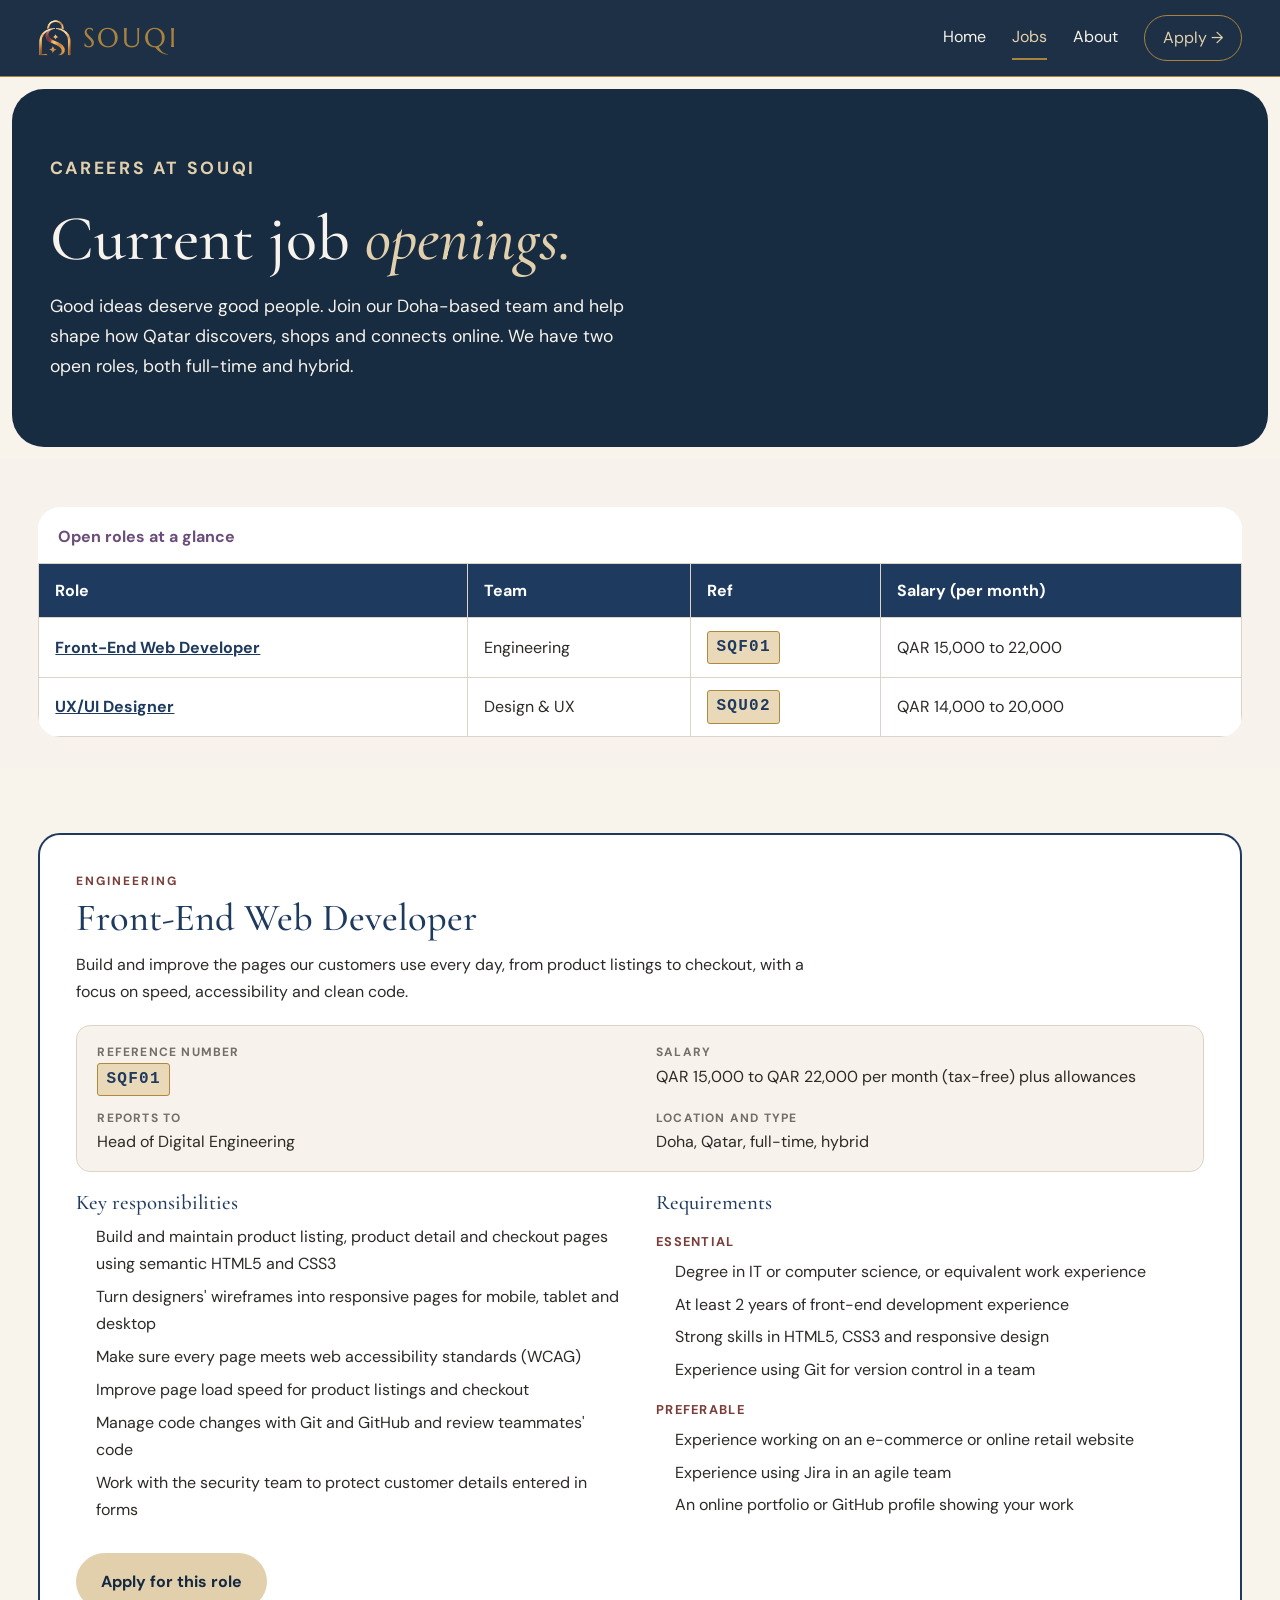
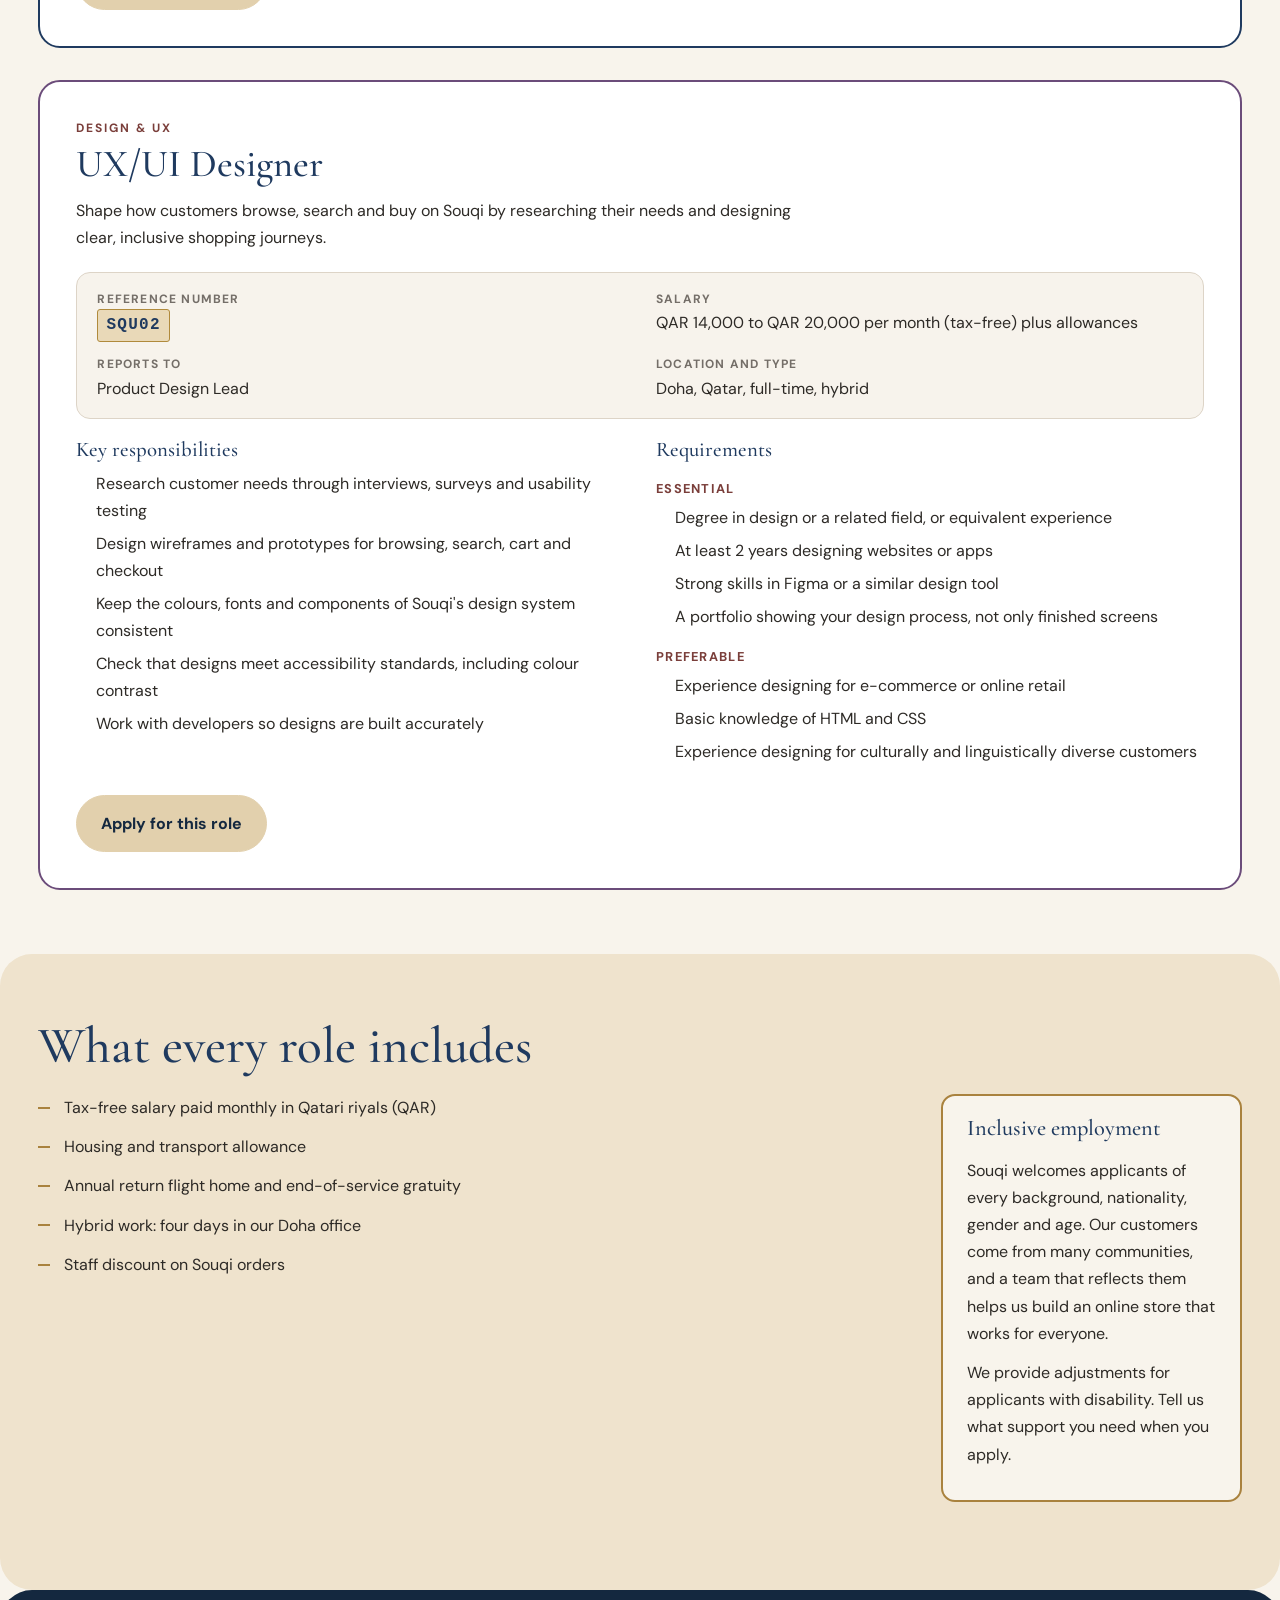
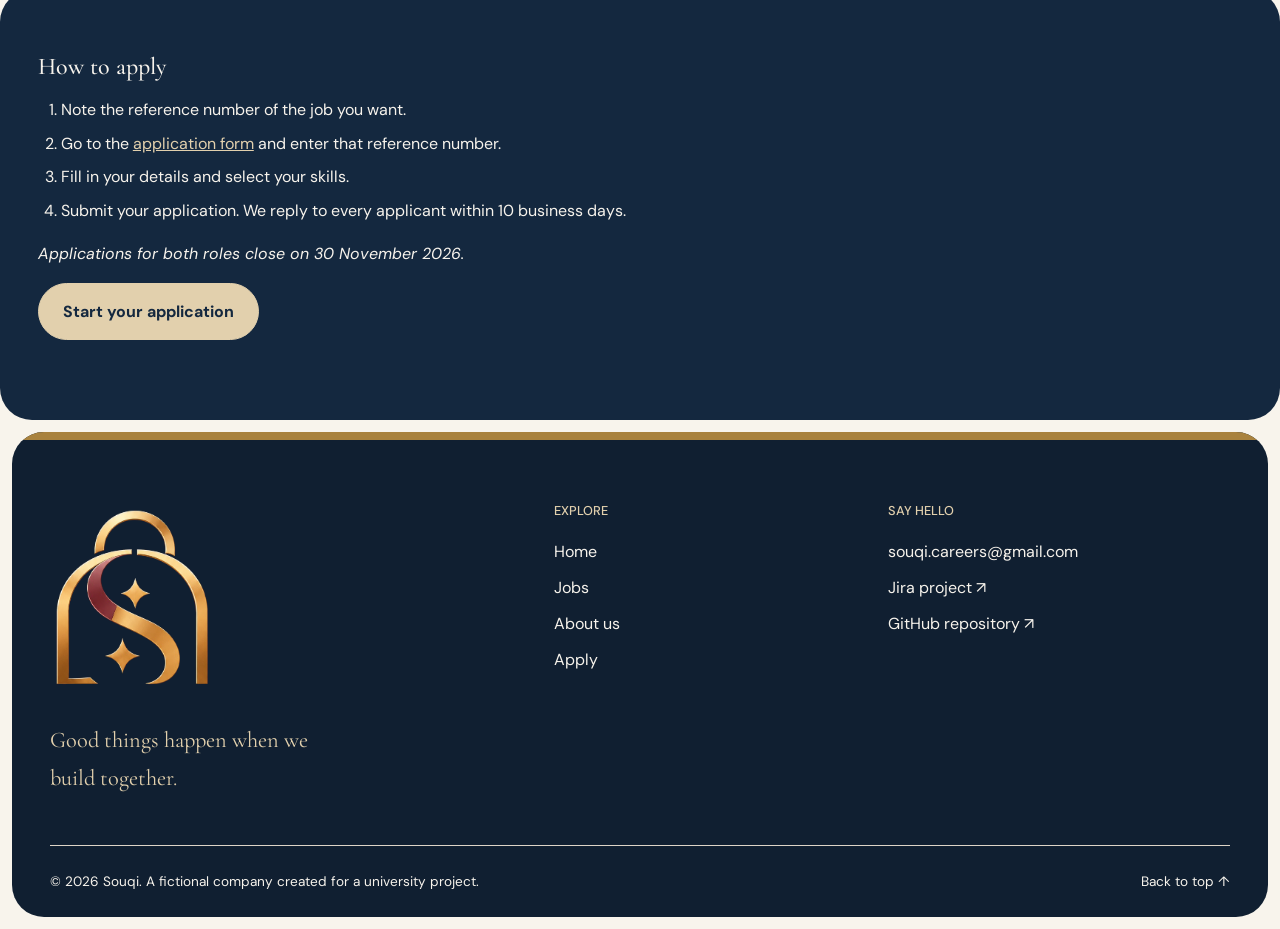
<file: jobs.html>
<!DOCTYPE html>
<!--
  filename:      jobs.html
  author:        Minna Albadri
  created:       21/10/2026
  last modified: 31/10/2026
  description:   Position descriptions page for Souqi, an online retail platform
                 (G05 - E-Commerce & Digital Retail Platform). Lists open roles
                 and links applicants to apply.html. Styles: styles.css and jobs.css
-->
<html lang="en">
<head>
  <meta charset="UTF-8">
  <!-- needed so the page scales properly on phones -->
  <meta name="viewport" content="width=device-width, initial-scale=1.0">
  <meta name="description" content="Careers at Souqi. Current vacancies: Front-End Web Developer and UX/UI Designer.">
  <meta name="keywords" content="Souqi, careers, jobs, Doha, Qatar, e-commerce, online retail, front-end developer, UX designer">
  <meta name="author" content="Minna">
  <title>Jobs | Souqi</title>
  <link rel="icon" type="image/png" href="images/favicon.png">

  <!-- styles.css = shared header, nav, hero, footer; jobs.css = this page only -->
  <link rel="preconnect" href="https://fonts.googleapis.com">
  <link rel="preconnect" href="https://fonts.gstatic.com" crossorigin>
  <link href="https://fonts.googleapis.com/css2?family=Cormorant+Garamond:ital,wght@0,500;0,600;1,500&family=DM+Sans:wght@400;500;700&family=Marcellus&display=swap" rel="stylesheet">
  <link rel="stylesheet" href="styles.css">
  <link rel="stylesheet" href="jobs.css">

  <!-- embedded CSS for the reference number boxes, only used on this page -->
  <style>
    .ref-number {
      font-family: "Courier New", Courier, monospace;
      font-weight: bold;
      background-color: #E9D9B8;
      color: #1F3A5F;
      padding: 2px 8px;
      border: 1px solid #B08A3C;
      border-radius: 3px;
    }
  </style>
</head>

<body id="top" class="no-motion">
    <a class="skip-link" href="#main">Skip to main content</a>

  <header class="site-header">
    <div class="wrap header-inner">
      <a class="brand" href="index.html" aria-label="Souqi, home">
        <img class="brand-mark" src="images/logo-mark.png" width="34" height="38" alt="">
        <span class="brand-name">SOUQI</span>
      </a>
      <nav class="site-nav" aria-label="Main navigation">
        <a href="index.html">Home</a>
        <a href="jobs.html" aria-current="page">Jobs</a>
        <a href="about.html">About</a>
        <a class="nav-cta" href="apply.html">Apply <span aria-hidden="true">&rarr;</span></a>
      </nav>
    </div>
  </header>

  <main id="main" class="jobs-plain">
    <section class="page-hero" aria-labelledby="jobs-title">
      <div class="wrap">
        <p class="kicker">Careers at Souqi</p>
        <h1 id="jobs-title">Current job <em>openings.</em></h1>
        <p class="jobs-intro">Good ideas deserve good people. Join our Doha-based team and help shape how Qatar discovers, shops and connects online. We have two open roles, both full-time and hybrid.</p>
      </div>
    </section>

    <section class="jobs-top" aria-label="Open roles at a glance">
      <div class="wrap">
        <div class="table-scroll"><table class="jobs-table">
          <caption>Open roles at a glance</caption>
          <thead><tr><th scope="col">Role</th><th scope="col">Team</th><th scope="col">Ref</th><th scope="col">Salary (per month)</th></tr></thead>
          <tbody>
            <tr><th scope="row"><a href="#job1">Front-End Web Developer</a></th><td>Engineering</td><td><span class="ref-number">SQF01</span></td><td>QAR 15,000 to 22,000</td></tr>
            <tr><th scope="row"><a href="#job2">UX/UI Designer</a></th><td>Design &amp; UX</td><td><span class="ref-number">SQU02</span></td><td>QAR 14,000 to 20,000</td></tr>
          </tbody>
        </table></div>
      </div>
    </section>

    <section class="jobs-list" aria-label="Position descriptions">
      <div class="wrap">
    <article class="opening" id="job1" aria-labelledby="job1-title">
      <p class="opening__cat">Engineering</p>
      <h2 id="job1-title">Front-End Web Developer</h2>
      <p class="opening__lead">Build and improve the pages our customers use every day, from product listings to checkout, with a focus on speed, accessibility and clean code.</p>
      <dl class="opening__facts">
        <div><dt>Reference number</dt><dd><span class="ref-number">SQF01</span></dd></div>
        <div><dt>Salary</dt><dd>QAR 15,000 to QAR 22,000 per month (tax-free) plus allowances</dd></div>
        <div><dt>Reports to</dt><dd>Head of Digital Engineering</dd></div>
        <div><dt>Location and type</dt><dd>Doha, Qatar, full-time, hybrid</dd></div>
      </dl>
      <div class="opening__cols">
        <div>
          <h3>Key responsibilities</h3>
          <ul>
            <li>Build and maintain product listing, product detail and checkout pages using semantic HTML5 and CSS3</li>
            <li>Turn designers' wireframes into responsive pages for mobile, tablet and desktop</li>
            <li>Make sure every page meets web accessibility standards (WCAG)</li>
            <li>Improve page load speed for product listings and checkout</li>
            <li>Manage code changes with Git and GitHub and review teammates' code</li>
            <li>Work with the security team to protect customer details entered in forms</li>
          </ul>
        </div>
        <div>
          <h3>Requirements</h3>
          <h4>Essential</h4>
          <ul>
            <li>Degree in IT or computer science, or equivalent work experience</li>
            <li>At least 2 years of front-end development experience</li>
            <li>Strong skills in HTML5, CSS3 and responsive design</li>
            <li>Experience using Git for version control in a team</li>
          </ul>
          <h4>Preferable</h4>
          <ul>
            <li>Experience working on an e-commerce or online retail website</li>
            <li>Experience using Jira in an agile team</li>
            <li>An online portfolio or GitHub profile showing your work</li>
          </ul>
        </div>
      </div>
      <p><a class="btn btn--gold" href="apply.html">Apply for this role</a></p>
    </article>

    <article class="opening" id="job2" aria-labelledby="job2-title">
      <p class="opening__cat">Design &amp; UX</p>
      <h2 id="job2-title">UX/UI Designer</h2>
      <p class="opening__lead">Shape how customers browse, search and buy on Souqi by researching their needs and designing clear, inclusive shopping journeys.</p>
      <dl class="opening__facts">
        <div><dt>Reference number</dt><dd><span class="ref-number">SQU02</span></dd></div>
        <div><dt>Salary</dt><dd>QAR 14,000 to QAR 20,000 per month (tax-free) plus allowances</dd></div>
        <div><dt>Reports to</dt><dd>Product Design Lead</dd></div>
        <div><dt>Location and type</dt><dd>Doha, Qatar, full-time, hybrid</dd></div>
      </dl>
      <div class="opening__cols">
        <div>
          <h3>Key responsibilities</h3>
          <ul>
            <li>Research customer needs through interviews, surveys and usability testing</li>
            <li>Design wireframes and prototypes for browsing, search, cart and checkout</li>
            <li>Keep the colours, fonts and components of Souqi's design system consistent</li>
            <li>Check that designs meet accessibility standards, including colour contrast</li>
            <li>Work with developers so designs are built accurately</li>
          </ul>
        </div>
        <div>
          <h3>Requirements</h3>
          <h4>Essential</h4>
          <ul>
            <li>Degree in design or a related field, or equivalent experience</li>
            <li>At least 2 years designing websites or apps</li>
            <li>Strong skills in Figma or a similar design tool</li>
            <li>A portfolio showing your design process, not only finished screens</li>
          </ul>
          <h4>Preferable</h4>
          <ul>
            <li>Experience designing for e-commerce or online retail</li>
            <li>Basic knowledge of HTML and CSS</li>
            <li>Experience designing for culturally and linguistically diverse customers</li>
          </ul>
        </div>
      </div>
      <p><a class="btn btn--gold" href="apply.html">Apply for this role</a></p>
    </article>

      </div>
    </section>

    <section class="package" aria-labelledby="package-title">
      <div class="wrap package__grid">
         <h2 id="package-title">What every role includes</h2>
        <!-- aside with the inclusive employment statement. it goes before the list
             so it floats on the right next to it -->
        <aside class="jobs-aside" aria-labelledby="inclusive-title">
          <h3 id="inclusive-title">Inclusive employment</h3>
          <p>Souqi welcomes applicants of every background, nationality, gender and age. Our customers come from many communities, and a team that reflects them helps us build an online store that works for everyone.</p>
          <p>We provide adjustments for applicants with disability. Tell us what support you need when you apply.</p>
        </aside>
        <ul>
          <li>Tax-free salary paid monthly in Qatari riyals (QAR)</li>
          <li>Housing and transport allowance</li>
          <li>Annual return flight home and end-of-service gratuity</li>
          <li>Hybrid work: four days in our Doha office</li>
          <li>Staff discount on Souqi orders</li>   
          </ul>
        </div>
    </section>

    <section id="howto" class="howto-plain" aria-labelledby="howto-title">
      <div class="wrap">
        <h2 id="howto-title">How to apply</h2>
        <ol>
          <li>Note the reference number of the job you want.</li>
          <li>Go to the <a href="apply.html">application form</a> and enter that reference number.</li>
          <li>Fill in your details and select your skills.</li>
          <li>Submit your application. We reply to every applicant within 10 business days.</li>
        </ol>
        <!-- inline CSS to make the closing date italic -->
        <p style="font-style: italic;">Applications for both roles close on 30 November 2026.</p>
        <p><a class="btn btn--gold" href="apply.html">Start your application</a></p>
      </div>
    </section>
  </main>

    <footer class="site-footer">
    <div class="pattern-band" aria-hidden="true"></div>
    <div class="wrap footer-grid">
      <div class="footer-brand">
     <a class="brand brand--light" href="index.html" aria-label="Souqi, home"><img class="footer-logo" src="images/logo-mark.png" width="170" height="168" alt=""></a>
        <p>Good things happen when we build together.</p>
      </div>
      <nav class="footer-col" aria-label="Footer navigation">
        <h2>Explore</h2>
        <a href="index.html">Home</a>
        <a href="jobs.html">Jobs</a>
        <a href="about.html">About us</a>
        <a href="apply.html">Apply</a>
      </nav>
      <div class="footer-col">
        <h2>Say hello</h2>
        <a href="mailto:souqi.careers@gmail.com">souqi.careers@gmail.com</a>
        <a href="https://souqi.atlassian.net/jira/software/projects/GS/summary" target="_blank" rel="noopener noreferrer">Jira project <span aria-hidden="true">&nearr;</span><span class="visually-hidden"> (opens in a new tab)</span></a>
        <a href="https://github.com/mubashirkhan2007/Web-tech-project-Souqi-" target="_blank" rel="noopener noreferrer">GitHub repository <span aria-hidden="true">&nearr;</span><span class="visually-hidden"> (opens in a new tab)</span></a>
      </div>
    </div>
    <div class="wrap footer-bottom">
      <p>&copy; 2026 Souqi. A fictional company created for a university project.</p>
      <a href="#main">Back to top <span aria-hidden="true">&uarr;</span></a>
    </div>
  </footer>

</body>
</html>
  <!--
    Acknowledgements
    - Based on the COS10026 Applied Web Project Part 1 brief and rubric
      (Swinburne University of Technology, 2026).
    - Souqi is a made-up company based in Doha, Qatar.
    - Salaries are based on Qatar salary data. Both jobs ask for 2+ years
      experience so I kept them close to the averages (about QAR 20,600 for
      front-end developers and QAR 19,800 for UX designers per month):
      LifeIndexed. (2026). Frontend developer salary in Qatar. Retrieved October 21, 2026,
        from https://lifeindexed.com/salary/middle-east/qatar/frontend-developer/
      LifeIndexed. (2026). UX designer salary in Qatar. Retrieved October 21, 2026,
        from https://lifeindexed.com/salary/middle-east/qatar/ux-designer/
      Paylab. (n.d.). Frontend developer salary in Qatar. Retrieved October 21, 2026,
        from https://paylab.com/qa/salaryinfo/information-technology/frontend-developer
      Paylab. (n.d.). UX designer salary in Qatar. Retrieved October 21, 2026,
        from https://www.paylab.com/qa/salaryinfo/information-technology/ux-designer
    - I used Claude (Anthropic) from 21/10/2026 as a tool to help build this
      page. It suggested code, which I reviewed and changed to suit our site, and
      it explained parts of the code I wasn't sure about.
      Anthropic. (2026). Claude [Large language model]. https://claude.ai
  -->
</file>
<file: styles.css>
/* SOUQI - Shared website styles */
/* Colours and fonts */
:root {
  --navy: #1F3A5F;
  --navy-deep: #14283F;
  --gold: #A9823E;
  --gold-soft: #E2D0AD;
  --plum: #6B4C7A;
  --maroon: #7A3E3A;
  --ivory: #F7F3EC;
  --ivory-deep: #EBDFCB;
  --sand: #EFE3CD;
  --paper: #F8F4EC;
  --text: #2D2A26;
  --muted: #746E68;
  --border: #DDD4C7;
  --white: #FFFFFF;
  --serif: "Cormorant Garamond", Georgia, serif;
  --sans: "DM Sans", Arial, sans-serif;
  --brand: "Marcellus", Georgia, serif;
  --radius: 14px;
  --radius-lg: 22px;
  --radius-xl: 32px;
  --wrap: 1320px;
}

/* Basic page settings */
* {
  box-sizing: border-box;
}

html {
  scroll-padding-top: 130px;
}

body {
  margin: 0;
  background: var(--paper);
  color: var(--text);
  font-family: var(--sans);
  font-size: 1rem;
  line-height: 1.7;
}

img {
  display: block;
  max-width: 100%;
  height: auto;
}

h1, h2, h3, p, ul, ol, dl, dd, figure {
  margin: 0;
}

ul, ol {
  padding: 0;
  list-style: none;
}

a {
  color: inherit;
}

.wrap {
  width: 94%;
  max-width: var(--wrap);
  margin: auto;
}

main {
  overflow-x: hidden;
}

/* Accessibility */
.visually-hidden {
  position: absolute;
  width: 1px;
  height: 1px;
  overflow: hidden;
  clip: rect(0, 0, 0, 0);
}

:focus-visible {
  outline: 3px solid var(--gold);
  outline-offset: 3px;
}

.skip-link {
  position: absolute;
  top: -60px;
  left: 15px;
  padding: 10px;
  background: var(--navy);
  color: var(--white);
  z-index: 100;
}

.skip-link:focus {
  top: 10px;
}

/* Fonts and headings */
h1, h2, h3 {
  font-family: var(--serif);
  font-weight: 500;
  line-height: 1.1;
  color: var(--navy);
}

h1 em, h2 em {
  color: var(--plum);
}

.kicker {
  color: var(--maroon);
  font-size: 0.8rem;
  font-weight: bold;
  letter-spacing: 0.15em;
  text-transform: uppercase;
}

/* Buttons */
.btn {
  display: inline-flex;
  align-items: center;
  gap: 10px;
  padding: 14px 24px;
  background: var(--navy);
  color: var(--ivory);
  border: 1px solid var(--navy);
  border-radius: 30px;
  font-size: 1rem;
  text-decoration: none;
  cursor: pointer;
}

.btn:hover {
  background: var(--maroon);
  border-color: var(--maroon);
}

.btn--gold {
  background: var(--gold-soft);
  border-color: var(--gold-soft);
  color: var(--navy-deep);
  font-weight: bold;
}

.btn--gold:hover {
  background: #D4BD91;
  border-color: #D4BD91;
  color: var(--navy-deep);
}

/* Header and navigation */
.site-header {
  position: sticky;
  top: 0;
  z-index: 50;
  background: #14283FF5;
  border-bottom: 1px solid var(--gold);
}

.header-inner {
  display: flex;
  justify-content: space-between;
  align-items: center;
  gap: 30px;
  min-height: 76px;
}

.brand {
  display: inline-flex;
  align-items: center;
  gap: 10px;
  color: var(--gold);
  text-decoration: none;
}

.brand-name {
  font-family: var(--brand);
  font-size: 1.7rem;
  letter-spacing: 0.1em;
}

.brand--light {
  color: var(--gold);
}

.brand-mark {
  width: auto;
  height: 38px;
}

.site-nav {
  display: flex;
  align-items: center;
  flex-wrap: wrap;
  gap: 26px;
}

.site-nav a {
  padding: 7px 0;
  color: var(--ivory);
  text-decoration: none;
  border-bottom: 2px solid transparent;
}

.site-nav a:hover,
.site-nav a[aria-current="page"] {
  color: var(--gold-soft);
  border-bottom-color: var(--gold);
}

.site-nav .nav-cta {
  padding: 8px 18px;
  border: 1px solid var(--gold);
  border-radius: 30px;
  color: var(--gold-soft);
}

.site-nav .nav-cta:hover {
  background: var(--gold);
  color: var(--navy-deep);
}

.site-header :focus-visible,
.site-footer :focus-visible {
  outline-color: var(--gold-soft);
}

/* Decorative gold band */
.pattern-band {
  height: 8px;
  background: var(--gold);
}

/* Shared page headings */
.page-hero {
  position: relative;
  padding: 65px 0;
  margin: 12px;
  background: #172B41;
  color: var(--ivory);
  border-radius: var(--radius-xl);
}

.page-hero h1 {
  max-width: 850px;
  margin-bottom: 18px;
  color: var(--ivory);
  font-size: 4rem;
}

.page-hero h1 em {
  color: var(--gold-soft);
}

.page-hero .kicker {
  margin-bottom: 20px;
  color: var(--gold-soft);
}

.page-hero p,
.jobs-intro {
  max-width: 600px;
  color: var(--ivory);
  font-size: 1.1rem;
}

.page-hero p a {
  color: var(--gold-soft);
}

/* Shared photos and captions */
.photo-slot {
  position: relative;
  margin: 0;
}

.photo-slot__media {
  overflow: hidden;
  border-radius: var(--radius-lg);
}

.photo-slot__media img {
  width: 100%;
  height: auto;
  object-fit: cover;
}

.photo-slot figcaption,
figcaption {
  margin-top: 10px;
  font-size: 0.85rem;
  color: var(--muted);
}

.photo-slot--framed {
  border: 2px solid var(--gold);
  border-radius: var(--radius-lg);
  padding: 8px;
}

/* Reusable tables and form elements */
.table-wrap,
.table-scroll {
  max-width: 100%;
  overflow-x: auto;
  background: var(--white);
  border-radius: var(--radius-lg);
}

.table-wrap table,
.table-scroll table {
  width: 100%;
  margin: 0;
}

.application input[type="text"],
.application input[type="email"],
.application input[type="tel"],
.application select,
.application textarea,
.field input,
.field select,
.field textarea {
  border: 1px solid var(--border);
  border-radius: 12px;
  background: var(--white);
}

.application fieldset {
  border: 1px solid var(--border);
  border-radius: var(--radius-lg);
}

q[dir="rtl"] {
  direction: rtl;
  unicode-bidi: isolate;
}

/* Footer */
.site-footer {
  margin: 12px;
  overflow: hidden;
  background: #101F31;
  color: var(--ivory);
  border-radius: var(--radius-xl);
}

.footer-grid {
  display: grid;
  grid-template-columns: 1.6fr 1fr 1.2fr;
  gap: 3rem;
  padding: 4rem 0 3rem;
}

.footer-brand .brand-name {
  font-size: 2.1rem;
}

.footer-brand p {
  margin-top: 20px;
  max-width: 300px;
  font-family: var(--serif);
  font-size: 1.4rem;
  color: var(--gold-soft);
}

.footer-logo {
  width: 170px;
  height: auto;
}

.footer-col {
  display: flex;
  flex-direction: column;
  align-items: flex-start;
  gap: 9px;
}

.footer-col h2 {
  margin-bottom: 10px;
  font-family: var(--sans);
  font-size: 0.8rem;
  color: var(--gold-soft);
  text-transform: uppercase;
}

.footer-col a {
  color: var(--ivory);
  text-decoration: none;
}

.footer-col a:hover,
.footer-bottom a:hover {
  text-decoration: underline;
}

.footer-bottom {
  display: flex;
  justify-content: space-between;
  flex-wrap: wrap;
  gap: 15px;
  padding: 24px 0;
  border-top: 1px solid var(--border);
  font-size: 0.85rem;
}

.footer-bottom a {
  text-decoration: none;
}

/* Tablet and mobile */
@media (max-width: 1000px) {
  .footer-grid {
    grid-template-columns: 1fr 1fr;
  }

  .footer-brand {
    grid-column: 1 / -1;
  }
}

@media (max-width: 640px) {
  .header-inner {
    flex-direction: column;
    align-items: flex-start;
    gap: 8px;
    padding: 12px 0;
  }

  .site-nav {
    gap: 16px;
    font-size: 0.9rem;
  }

  .page-hero {
    padding: 40px 0;
  }

  .page-hero h1 {
    font-size: 2.6rem;
  }

  .footer-grid {
    grid-template-columns: 1fr;
    gap: 25px;
  }
}
</file>
<file: index.css>
/* SOUQI - Home page styles (layout and visual effects preserved) */

.values :focus-visible { outline-color: var(--gold-soft); }
.text-link {
  color: var(--navy);
  font-weight: 500;
  text-decoration: none;
  background: linear-gradient(var(--gold), var(--gold)) left bottom / 100% 1px no-repeat;
  padding-bottom: .2rem;
}
.hero { background: var(--navy-deep); color: var(--ivory); }
.hero-stage { position: relative; display: flex; align-items: center; overflow: hidden; }
.hero-photo-wrap { position: absolute; top: -10px; right: 0; height: calc(100% + 10px); overflow: hidden; }
.hero-photo { width: 100%; height: 100%; object-fit: cover; object-position: 55% 50%; }
.hero-lattice {
  position: absolute;
  left: 0;
  bottom: 3.5rem;
  width: 150px;
  height: 100px;
  z-index: 1;
}
.hero .wrap { position: relative; z-index: 2; width: min(var(--wrap), 100% - 3rem); }
.hero-copy { padding: 4rem 0; }
.hero .kicker { color: var(--gold-soft); }
.hero .kicker::before { display: none; }
.hero h1 { color: var(--ivory); line-height: .96; margin: 1.5rem 0 1.5rem; }
.hero-sub { font-family: var(--serif); font-size: clamp(1.4rem, 2.1vw, 1.8rem); line-height: 1.3; color: var(--ivory); margin-bottom: 2.25rem; }
.hero-actions { display: flex; align-items: center; flex-wrap: wrap; gap: 1.25rem 2.25rem; }
.hero :focus-visible { outline-color: var(--gold-soft); }
.text-link--light { color: var(--ivory); }
.about { padding: clamp(4.5rem, 10vw, 9rem) 0; }
.about-grid { display: grid; grid-template-columns: minmax(0, 4fr) minmax(0, 7fr); gap: clamp(2rem, 7vw, 7rem); align-items: start; }
.about-photo { margin-top: 4.5rem; }
.about-photo img { width: 100%; aspect-ratio: 3 / 4; object-fit: cover; object-position: 6% 50%; border-radius: var(--radius); }
.about-photo figcaption {
  font-size: .85rem;
  color: var(--muted);
  margin-top: .8rem;
  padding-left: 1rem;
  border-left: 2px solid var(--gold);
  line-height: 1.5;
}
.about-copy .kicker { margin-bottom: 1.5rem; }
.about h2 { font-size: clamp(2.8rem, 5.4vw, 5rem); max-width: 14ch; margin-bottom: 2.25rem; }
.about .lead {
  font-family: var(--serif);
  font-size: clamp(1.5rem, 2.4vw, 2rem);
  line-height: 1.3;
  color: var(--navy);
  max-width: 30ch;
  margin-bottom: 2.25rem;
}
.about-cols {
  columns: 2;
  column-gap: 3rem;
  color: var(--muted);
  max-width: 46rem;
  margin-bottom: 2rem;
  padding-top: 1.75rem;
  border-top: 1px solid var(--border);
}
.about-cols p { break-inside: avoid; margin-bottom: 1rem; }
.values { color: var(--ivory); }
.values .wrap { padding: clamp(4rem, 8vw, 7rem) 0; }
.values-head { display: grid; grid-template-columns: minmax(0, 7fr) minmax(0, 4fr); gap: 3rem; align-items: end; margin-bottom: clamp(2.5rem, 5vw, 4rem); }
.values h2 { color: var(--ivory); font-size: clamp(2.8rem, 6vw, 5.4rem); }
.values h2 em { color: var(--gold-soft); }
.values-head p { color: rgba(247, 243, 236, .78); max-width: 30rem; }
.values-tabs {
  display: grid;
  grid-template-columns: minmax(0, 5fr) minmax(0, 6fr);
  gap: clamp(2rem, 6vw, 6rem);
  border-top: 1px solid rgba(233, 217, 184, .4);
  padding-top: 2rem;
  align-items: start;
}
.vtab-list { display: flex; flex-direction: column; }
.vtab {
  display: grid;
  grid-template-columns: 3.5rem 1fr;
  align-items: baseline;
  text-align: left;
  background: none;
  border: 0;
  border-bottom: 1px solid rgba(233, 217, 184, .3);
  color: rgba(247, 243, 236, .6);
  padding: 1.25rem 0;
  font: inherit;
  cursor: pointer;
  position: relative;
}
.v-num { font-family: var(--serif); font-style: italic; font-size: 1.5rem; color: var(--gold-soft); }
.vtab-title { font-family: var(--serif); font-size: clamp(2rem, 3.6vw, 3.1rem); line-height: 1.05; }
.vpanels { min-height: 14rem; }
.vpanel-statement { font-family: var(--serif); font-size: clamp(1.6rem, 2.6vw, 2.2rem); line-height: 1.25; color: var(--ivory); max-width: 26ch; }
.vpanel-example { margin-top: 1.75rem; padding-top: 1.25rem; border-top: 1px solid rgba(233, 217, 184, .4); color: rgba(247, 243, 236, .85); max-width: 32rem; }
.vpanel-example b { display: block; font-size: .75rem; text-transform: uppercase; color: var(--gold-soft); margin-bottom: .35rem; }
.teams { padding: clamp(4rem, 8vw, 7rem) 0 clamp(3rem, 6vw, 5rem); }
.teams-head { display: grid; grid-template-columns: minmax(0, 5fr) minmax(0, 4fr); gap: 3rem; align-items: end; margin-bottom: 3rem; }
.teams h2 { font-size: clamp(2.4rem, 4.6vw, 4.2rem); }
.teams-head p { color: var(--muted); }
.teams-row { display: grid; }
.team { border-top: 5px solid var(--navy); position: relative; }
.team + .team { padding-left: 2rem; border-left: 1px solid var(--border); }
.team--navy { border-top-color: var(--navy); }
.team--plum { border-top-color: var(--plum); }
.team h3 { font-size: 2rem; margin-bottom: .75rem; }
.team p { color: var(--muted); max-width: 22rem; margin-bottom: 1.5rem; }
.team a {
  font-weight: 700;
  font-size: .9rem;
  text-decoration: none;
  color: var(--navy);
  border-bottom: 1px solid var(--gold);
  padding-bottom: .15rem;
}
.jobs { padding: clamp(3rem, 6vw, 5rem) 0 clamp(4rem, 8vw, 7rem); }
.jobs-grid { display: grid; grid-template-columns: minmax(0, 3.6fr) minmax(0, 8fr); gap: clamp(2rem, 6vw, 6rem); align-items: start; }
.jobs-side { position: sticky; top: 110px; }
.jobs-side .kicker { margin-bottom: 1.25rem; }
.jobs h2 { font-size: clamp(2.4rem, 4vw, 3.6rem); margin-bottom: 1.25rem; }
.jobs-side > p { color: var(--muted); }
@media (max-width: 1000px) {
  .about-grid, .jobs-grid { grid-template-columns: 1fr; }
  .about-photo { margin-top: 0; max-width: 360px; order: 2; }
  .about-copy { order: 1; }
  .jobs-side { position: static; }
  .values-head, .teams-head { grid-template-columns: 1fr; gap: 1.25rem; }
  .values-tabs { grid-template-columns: 1fr; gap: 2rem; }
  .teams-row { grid-template-columns: 1fr; }
  .team, .team + .team { padding: 1.5rem 0 1.5rem; border-left: 0; }
  .team + .team { margin-top: 1rem; }
}
@media (max-width: 640px) {
  .hero-stage { display: block; min-height: 0; }
  .hero-photo-wrap {
    position: relative;
    top: 0;
    width: 100%;
    height: 280px;
    -webkit-mask-image: linear-gradient(to bottom, #000 55%, transparent);
    mask-image: linear-gradient(to bottom, #000 55%, transparent);
  }
  .hero-copy { padding: 0 0 2.5rem; margin-top: -2.5rem; }
  .hero-lattice { display: none; }
  .about-cols { columns: 1; }
  .vtab { grid-template-columns: 2.6rem 1fr; }
}
.hero h1 .line { display: block; overflow: hidden; padding-bottom: .14em; margin-bottom: -.14em; }
.hero h1 .line > span { display: block; }
.ticker { position: relative; background: var(--gold); color: var(--navy-deep); overflow: hidden; border-block: 1px solid rgba(20, 40, 63, .25); }
.ticker-track { display: flex; }
.ticker-list { display: flex; align-items: center; }
.ticker-list li {
  font-family: var(--serif);
  font-style: italic;
  font-weight: 600;
  white-space: nowrap;
  display: flex;
  align-items: center;
}
.vgroup { border: 0; padding: 0; margin: 0; display: contents; min-inline-size: 0; }
.vradio { position: absolute; width: 1px; height: 1px; }
.values-tabs > .vgroup { display: contents; }
.team a { display: inline-block; }
.apply { color: var(--ivory); padding: clamp(4rem, 8vw, 6.5rem) 0; }
.apply .kicker { color: var(--gold-soft); margin-bottom: 1.25rem; }
.apply h2 { color: var(--ivory); font-size: clamp(2.4rem, 4.4vw, 4rem); margin-bottom: 1.25rem; }
.apply h2 em { color: var(--gold-soft); }
.apply-intro p:last-child { color: rgba(247, 243, 236, .8); max-width: 26rem; }
.home-roles { list-style: none; margin: 0 0 2rem; padding: 0; }
.home-roles li { border-top: 1px solid var(--border); }
.home-roles li:last-child { border-bottom: 1px solid var(--border); }
.home-roles h3 { font-size: 2rem; margin: 0 0 .25rem; }
.home-roles p { margin: 0; color: var(--muted); }
.hero-photo-wrap { width: 82%; }
.hero-dock-wrap { position: relative; z-index: 3; margin-top: -3.5rem; padding-bottom: 3rem; }
.hero-dock { display: grid; grid-template-columns: 1.5fr 1fr; gap: 2rem; align-items: center; padding: 1.75rem 2rem; }
.dock-search label { display: block; margin-bottom: .6rem; font-family: var(--serif); font-size: 1.7rem; line-height: 1.1; }
.dock-search-row { display: flex; gap: .5rem; }
.dock-search-row input {
  flex: 1;
  min-width: 0;
  padding: .9rem 1rem;
  font: inherit;
  color: var(--navy);
  background: var(--ivory);
  border-radius: var(--radius);
}
.dock-search-row input:focus-visible { outline: 3px solid var(--gold-soft); outline-offset: 2px; }
@media (max-width: 760px) {
  .hero-dock { grid-template-columns: 1fr; padding: 1.4rem; }
  .hero-dock-wrap { margin-top: -2rem; }
  .dock-search-row { flex-direction: column; }
}
.hero-stage { min-height: clamp(600px,68vw,790px); }
.hero-copy { max-width: 46rem; }
.hero h1 { font-size: clamp(3.7rem,8vw,7.6rem); }
.hero h1 em { color: var(--citrus); }
.about { background: var(--paper); }
.about-photo { position: relative; }
.about-img { border-radius: 3px; }
.values { background: var(--maroon); }
.values-tabs { border-top-color: rgba(247,243,236,.32); }
.teams { background: #F0E7D8; }
.teams-row { gap: .8rem; }
.team { min-height: 250px; }
.jobs { background: var(--paper); }
.home-roles li { position: relative; padding: 1.5rem 3rem 1.5rem 0; }
@media (max-width: 700px) {
  .hero-stage { min-height: 640px; }
  .hero h1 { font-size: clamp(3.2rem,15vw,5rem); }
  .about-photo { margin-top: 0; }
  .teams-row { gap: .65rem; }
}
.hero-dock { color: var(--navy-deep); background: var(--ivory); border: 1px solid rgba(31,58,95,.12); }
.dock-search label { color: var(--navy); }
.dock-search-row input { border: 1px solid var(--border); }
.about-img { overflow: hidden; }
.about-img img { transform-origin: center; }
.about-photo figcaption { max-width: 28rem; }
.apply { position: relative; overflow: hidden; background: var(--navy-deep); }
.apply-intro { position: relative; z-index: 1; }
.apply-intro h2 { max-width: 13ch; font-size: clamp(3rem,6vw,5.5rem); }
.apply-intro > p:nth-of-type(2) { max-width: 35rem; }
.apply-intro .btn--gold { background: var(--gold-soft); border-color: var(--gold-soft); }
@media (max-width: 760px) {
  .hero-dock { background: var(--ivory); }
}
.hero-photo-wrap {
  -webkit-mask-image: linear-gradient(to right, transparent 4%, rgba(0,0,0,.55) 28%, #000 58%), linear-gradient(to bottom, #000 72%, transparent);
  -webkit-mask-composite: source-in;
  mask-image: linear-gradient(to right, transparent 4%, rgba(0,0,0,.55) 28%, #000 58%), linear-gradient(to bottom, #000 72%, transparent);
  mask-composite: intersect;
}
@media (max-width: 1000px) {
  .hero-photo-wrap {
    width: 100%;
    -webkit-mask-image: linear-gradient(to bottom, #000 60%, transparent);
    mask-image: linear-gradient(to bottom, #000 60%, transparent);
    -webkit-mask-composite: source-over;
    mask-composite: add;
  }
}
.values {
  background-image: radial-gradient(ellipse 60% 70% at 88% 0%, rgba(233, 217, 184, .16), transparent 60%), radial-gradient(ellipse 50% 60% at 0% 100%, rgba(20, 40, 63, .45), transparent 65%);
}
.teams { background-image: linear-gradient(180deg, var(--ivory) 0%, #F3EADA 100%); }
.about { background-image: radial-gradient(ellipse 50% 60% at 100% 0%, rgba(176, 138, 60, .12), transparent 60%); }
.hero-dock { position: relative; }
.dock-search-row input:focus { border-color: var(--gold); outline: none; }
.about h2 em { background: linear-gradient(var(--gold), var(--gold)) left 92% / 100% 3px no-repeat; padding-bottom: .08em; }
.about-copy { position: relative; }
.vpanels { position: relative; }
.values .wrap { position: relative; isolation: isolate; }
.home-roles li { isolation: isolate; }
.apply {
  background-image: radial-gradient(ellipse 45% 55% at 20% 30%, rgba(107, 76, 122, .35), transparent 70%), radial-gradient(ellipse 40% 50% at 85% 80%, rgba(176, 138, 60, .22), transparent 70%);
  background-size: 140% 140%;
  background-position: 0% 0%;
  background-repeat: no-repeat;
}
.teams-row { grid-template-columns: repeat(2, minmax(0, 1fr)); }
@media (max-width: 700px) {
  .teams-row { grid-template-columns: 1fr; }
}
.snapshot { padding: clamp(3rem, 6vw, 5rem) 0; background: var(--ivory); }
.snapshot h2 { margin: 0 0 .5rem; font-size: clamp(2.2rem, 4vw, 3.2rem); }
.snapshot .table-wrap { margin-top: 1.5rem; border: 1px solid var(--border); border-radius: 4px; background: #fff; }
.snapshot table { width: 100%; border-collapse: collapse; }
.snapshot caption { caption-side: bottom; padding: 1rem 1.25rem; text-align: left; font-size: .9rem; color: var(--muted); }
.snapshot th, .snapshot td { padding: 1rem 1.25rem; text-align: left; border: 1px solid var(--border); }
.snapshot thead th { background: var(--navy); color: var(--ivory); font-size: .8rem; text-transform: uppercase; }
.snapshot tbody th[scope="row"] { background: var(--sand); font-family: var(--serif); font-size: 1.25rem; font-weight: 500; }
.snapshot td a { color: var(--navy); }
.ack { background: var(--sand); padding: clamp(4rem, 8vw, 6.5rem) 0; }
.ack-grid {
  display: grid;
  grid-template-columns: minmax(0, 4fr) minmax(0, 7fr);
  gap: clamp(2rem, 6vw, 6rem);
  align-items: start;
  padding-top: 2.5rem;
  border-top: 1px solid var(--gold);
}
.ack .kicker { margin-bottom: 1rem; }
.ack h2 { font-size: clamp(2rem, 3.2vw, 2.8rem); }
.ack-text p:first-child { font-family: var(--serif); font-size: clamp(1.3rem, 2vw, 1.6rem); line-height: 1.4; color: var(--navy); }
.ack-why { margin-top: 1.5rem; color: var(--muted); padding-left: 1rem; border-left: 2px solid var(--gold); }
@media (max-width: 900px) {
  .ack-grid { grid-template-columns: minmax(0, 1fr); }
}
.ticker-track { width: auto; flex-wrap: wrap; justify-content: center; }
.ticker-list { flex-wrap: wrap; justify-content: center; }
.ticker-track { max-width: 100%; }
.ticker-list { flex-shrink: 1; max-width: 100%; padding-inline: 1rem; }
.ticker-list li { font-size: clamp(1.1rem, 1.6vw, 1.45rem); }
.hero-dock { border-radius: var(--radius-xl); }
.dock-search input { border-radius: 999px; }
.ticker { border-radius: 999px; border: 0; }
.about-img, .about-photo img { border-radius: var(--radius-lg); overflow: hidden; }
.values, .apply { margin-inline: clamp(.5rem, 1.5vw, 1.25rem); border-radius: var(--radius-xl); overflow: hidden; }
.vtab { border-radius: var(--radius); }
.team { background: #fff; border-radius: var(--radius-lg); padding-left: 2rem; overflow: hidden; }
.home-roles li { border-radius: var(--radius); }
.snapshot .table-wrap { margin-inline: auto; }
.ack-grid { border-radius: var(--radius-lg); }
.ack { margin-inline: clamp(.5rem, 1.5vw, 1.25rem); border-radius: var(--radius-xl); }
.home-roles li { background: #fff; padding-inline: 1.25rem; margin-bottom: .9rem; }
.hero { margin: var(--gap); border-radius: var(--radius-xl); overflow: hidden; }
.ticker { margin: 0 var(--gap) var(--gap); }
.values, .apply, .ack { margin: var(--gap); }
.team { border: 2px solid var(--navy); padding: 1.75rem 2rem 1.5rem; }
.team--plum { border-color: var(--plum); }
.home-roles li { border: 1px solid var(--border); }
@media (min-width: 900px) and (min-height: 560px) {
  .hero { display: flex; flex-direction: column; height: calc(100svh - 77px - 2 * var(--gap)); min-height: 520px; }
  .hero-stage { flex: 1 1 auto; min-height: 0; }
  .hero-copy { padding: clamp(.5rem, 2.5vh, 2.5rem) 0; }
  .hero h1 { font-size: clamp(2.4rem, min(6.8vw, 9vh), 6.4rem); margin: clamp(.4rem, 1.6vh, 1.5rem) 0; }
  .hero-sub { font-size: clamp(1.05rem, min(2.1vw, 2.8vh), 1.8rem); margin-bottom: clamp(.7rem, 2.4vh, 2.25rem); }
  .hero-dock-wrap { flex: 0 0 auto; margin-top: 0; padding-top: clamp(.4rem, 1.4vh, 1rem); padding-bottom: clamp(.75rem, 2.4vh, 2rem); }
  .hero-dock { padding-block: clamp(.7rem, 2vh, 1.6rem); }
}
.hotspots { position: absolute; inset: 0; z-index: 4; list-style: none; pointer-events: none; }
.hotspot { position: absolute; pointer-events: auto; }
.hs-1 { left: 66%; top: 20%; }
.hs-2 { left: 88%; top: 50%; }
.hs-3 { left: 71%; top: 66%; }
.hotspot-btn {
  width: 30px;
  height: 30px;
  border: 2px solid var(--gold-soft);
  border-radius: 50%;
  background: var(--navy-deep);
  cursor: pointer;
}
.hotspot-tip {
  position: absolute;
  bottom: 40px;
  left: 0;
  display: none;
  width: 190px;
  padding: 12px;
  background: var(--navy-deep);
  color: var(--ivory);
  border-left: 3px solid var(--gold);
  font-size: 14px;
  line-height: 1.5;
}
.hotspot-tip strong { display: block; color: var(--gold-soft); }
.hotspot:hover .hotspot-tip, .hotspot:focus-within .hotspot-tip { display: block; }
.hs-2 .hotspot-tip { left: auto; right: 0; }
.hero-hint {
  position: absolute;
  top: 20px;
  right: 35px;
  z-index: 3;
  padding: 8px 14px;
  background: var(--navy-deep);
  color: var(--ivory);
  border-radius: 20px;
  font-size: 13px;
}
.dock-chips { display: flex; flex-wrap: wrap; gap: 10px; margin-top: 12px; }
.dock-chips a {
  padding: 5px 12px;
  border: 1px solid var(--gold);
  border-radius: 20px;
  color: var(--navy-deep);
  text-decoration: none;
  font-size: 14px;
}
.dock-chips a:hover { background: var(--gold-soft); }
.dock-stats { display: grid; grid-template-columns: repeat(3, 1fr); gap: 15px; margin: 0; text-align: center; }
.dock-stats dd { margin: 0; color: var(--navy); font-family: var(--serif); font-size: 36px; line-height: 1.2; }
.dock-stats dt { color: var(--navy); font-size: 13px; }
.dock-num::after { content: "2"; }
.dn-10::after { content: "10"; }
.ticker-list { gap: 32px; }
.ticker-list li { padding: 12px 0; }
@media (max-width: 760px) {
  .hotspots, .hero-hint { display: none; }
  .dock-stats { grid-template-columns: repeat(3, 1fr); }
}
.hero { box-shadow: 0 8px 28px rgba(176, 138, 60, 0.18); }
.hero h1 { text-shadow: 0 2px 16px rgba(233, 217, 184, 0.22); }
.hero-dock { box-shadow: 0 5px 22px rgba(176, 138, 60, 0.16); }
</file>
<file: about.css>
/* SOUQI - about.css */
.d4 {
  --d: .5s;
}
.about-body {
  padding: clamp(3rem, 6vw, 5rem) 0;
}
.about-sec {
  margin-bottom: clamp(2.5rem, 5vw, 4rem);
}
.about-sec h2 {
  margin-bottom: 1rem;
  font-size: clamp(2rem, 3.6vw, 3rem);
}
.about-sec ul {
  padding-left: 1.2rem;
}
.group-details {
  padding: 1.75rem 2rem;
  background: var(--ivory);
  border: 1px solid var(--border);
  border-top: 5px solid var(--plum);
  border-radius: var(--radius);
}
.team-section > p {
  margin-bottom: 1.5rem;
  color: var(--muted);
}
.team-list {
  display: grid;
  grid-template-columns: repeat(2, minmax(0, 1fr));
  gap: 1.5rem;
}
.member {
  padding: 1.5rem 1.75rem;
  background: var(--ivory);
  border: 1px solid var(--border);
  border-top: 5px solid var(--navy);
  border-radius: var(--radius);
}
.member:nth-child(2) {
  border-top-color: var(--plum);
}
.member:nth-child(3) {
  border-top-color: var(--maroon);
}
.member:nth-child(4) {
  border-top-color: var(--gold);
}
.member:hover {
  translate: 0 -4px;
}
.member dt {
  margin-bottom: .6rem;
  font-family: var(--serif);
  font-size: 1.7rem;
  line-height: 1.2;
  color: var(--navy);
}
.member dd {
  margin: 0 0 .5rem;
}
.student-id {
  display: inline-block;
  margin-left: .5rem;
  padding: .1rem .55rem;
  font-family: "Courier New", monospace;
  font-size: .8rem;
  vertical-align: middle;
  background: #1F3A5F;
  color: #E9D9B8;
  border-radius: 3px;
}
.photo-section figure {
  display: inline-block;
  max-width: 100%;
  padding: .6rem;
  background: var(--ivory);
  border: 4px solid #1F3A5F;
  border-radius: var(--radius);
  overflow: hidden;
}
.photo-section img {
  display: block;
  max-width: 100%;
  height: auto;
}
.photo-section figure:hover img {
  transform: scale(1.04);
}
.photo-section figcaption {
  margin-top: .6rem;
  font-style: italic;
  color: var(--maroon);
}
.facts-section table {
  width: 100%;
  border-collapse: collapse;
  background: #FFFFFF;
}
.facts-section caption {
  padding: .75rem 0;
  font-weight: 700;
  text-align: left;
  color: #6B4C7A;
}
.facts-section th, .facts-section td {
  padding: .85rem 1rem;
  border: 1px solid #DDD4C7;
  text-align: left;
}
.facts-section thead th {
  background: #1F3A5F;
  color: #FFFFFF;
}
.facts-section tbody tr:nth-child(even) {
  background: #F7F3EC;
}
.facts-section tbody tr:hover {
  background: #F1E4D7;
}
@media (max-width: 900px) {
  .team-list {
    grid-template-columns: 1fr;
  }
}
.member {
  border-radius: calc(var(--radius) + 2px);
}
.member:hover {
  translate: 0 -4px;
}
.member {
  border: 1px solid var(--border);
  border-left: 4px solid var(--navy);
  padding: 1.6rem 1.9rem;
}
.member:nth-child(2) {
  border-left-color: var(--gold);
}
.member:nth-child(3) {
  border-left-color: var(--plum);
}
.member:nth-child(4) {
  border-left-color: var(--maroon);
}
.member dd {
  margin: 0 0 .5rem;
  overflow-wrap: anywhere;
}
.member dd:last-child {
  margin-bottom: 0;
}
.member .student-id {
  display: inline-block;
  margin-left: .5rem;
  vertical-align: middle;
}
@media (max-width: 640px) {
  .team-list {
    grid-template-columns: 1fr;
  }
}
.page-hero__split {
  display: grid;
  grid-template-columns: minmax(0, 1.1fr) minmax(0, .9fr);
  gap: clamp(2rem, 5vw, 4.5rem);
  align-items: center;
}
.page-hero__split .photo-slot {
  margin-right: 14px;
}
.team-list {
  counter-reset: member;
}
.member {
  counter-increment: member;
  position: relative;
}
.member::after {
  content: "0" counter(member);
  position: absolute;
  top: .9rem;
  right: 1.25rem;
  font-family: var(--serif);
  font-size: 2.6rem;
  line-height: 1;
  color: rgba(176, 138, 60, .35);
}
.member:hover::after {
  color: var(--gold);
  translate: 0 -3px;
}
.group-details {
  display: grid;
  grid-template-columns: minmax(0, 1fr) minmax(0, 1fr);
  gap: 0 clamp(2rem, 5vw, 4rem);
  align-items: center;
}
.group-details h2 {
  grid-column: 1 / -1;
}
.group-details .photo-slot {
  margin-right: 14px;
}
.photo-frame {
  position: relative;
  isolation: isolate;
  max-width: 46rem;
  margin: 0 auto 1rem;
  padding: 0;
}
.photo-frame::before {
  content: "";
  position: absolute;
  inset: 14px -14px -14px 14px;
  z-index: -1;
  border: 2px solid var(--gold);
}
.photo-frame:hover::before {
  inset: 8px -8px -8px 8px;
}
.photo-frame img {
  display: block;
  width: 100%;
  height: auto;
}
@media (max-width: 860px) {
  .page-hero__split, .group-details {
    grid-template-columns: 1fr;
  }
  .group-details h2 {
    grid-column: auto;
  }
  .group-details .photo-slot {
    margin-top: 1.5rem;
  }
}
.member {
  border-radius: 3px;
}
.member:hover {
  transform: translateY(-6px);
}
.about-body {
  background: var(--paper);
}
.about-sec {
  position: relative;
}
.about-sec h2 {
  letter-spacing: -.035em;
}
.team-list {
  gap: .8rem;
}
.member {
  border: 1px solid rgba(20,40,63,.12);
  border-top: 0;
  border-left: 4px solid var(--member-accent,var(--navy));
}
.member:nth-child(1) {
  --member-accent: var(--navy);
}
.member:nth-child(2) {
  --member-accent: var(--plum);
}
.member:nth-child(3) {
  --member-accent: var(--maroon);
}
.member:nth-child(4) {
  --member-accent: var(--gold);
}
.member::before {
  content: "TEAM / SOUQI";
  display: block;
  margin-bottom: .8rem;
  color: var(--member-accent);
  font-size: .63rem;
  font-weight: 700;
  letter-spacing: .16em;
}
@media (max-width: 860px) {
  .page-hero__split, .group-details {
    grid-template-columns: minmax(0, 1fr);
  }
  .photo-frame::before {
    inset: 10px 0 -10px 10px;
  }
  .page-hero__split .photo-slot, .group-details .photo-slot {
    margin-right: 0;
  }
}
.group-details .photo-slot {
  margin-top: 1.5rem;
  max-width: 34rem;
}
.group-details .photo-slot {
  --ratio: 610 / 342;
}
.member q:not([dir]) {
  quotes: "“" "”";
}
.facts-section th[scope="row"] {
  text-align: left;
  color: var(--navy);
}
.about-sec {
  border-radius: var(--radius-lg);
  background: #fff;
}
.member {
  background: #fff;
  border-radius: var(--radius-lg);
  overflow: hidden;
}
.student-id {
  border-radius: 8px;
}
.photo-frame, .photo-section figure {
  border-radius: var(--radius-lg);
}
.photo-section img {
  border-radius: var(--radius-lg);
}
.team-section {
  background: transparent;
  border-radius: 0;
}
.photo-section, .facts-section {
  background: transparent;
  border-radius: 0;
}
.photo-frame, .photo-section figure {
  overflow: hidden;
}
.member {
  border: 2px solid var(--member-accent, var(--navy));
}
.photo-frame, .photo-section figure {
  border: 2px solid var(--navy);
}
</file>
<file: jobs.css>
/* SOUQI - jobs.css */
   /*
   filename: jobs.css
   author: Minna Albadri
   created: 21/10/2026
   last modified: 01/11/2026
   description: styles for jobs.html only (job cards, table, aside, how to apply)
   */
#job2 {
  border-top-color: var(--plum);
}
.ref-number {
  display: inline-block;
  background: var(--navy-deep);
  color: var(--gold-soft);
  border: 0;
  border-radius: 2px;
  padding: .28rem .55rem;
  letter-spacing: .08em;
}
.package {
  padding: clamp(3rem, 6vw, 5rem) 0;
  background: linear-gradient(180deg, var(--sand), var(--ivory-deep));
}
.package__grid {
  display: grid;
  grid-template-columns: minmax(0, 1fr) minmax(0, 1fr);
  gap: 2rem clamp(2rem, 6vw, 5rem);
}
.package h2 {
  margin: 0 0 1.25rem;
  font-size: clamp(2.2rem, 4vw, 3.2rem);
}
.package h3 {
  margin: 0 0 1rem;
  font-size: 1.9rem;
}
.package ul {
  margin: 0;
  padding: 0;
  list-style: none;
}
.package li {
  position: relative;
  margin-bottom: .75rem;
  padding-left: 1.6rem;
}
.package li::before {
  content: "";
  position: absolute;
  left: 0;
  top: .8em;
  width: .7rem;
  height: 2px;
  background: var(--gold);
}
@media (max-width: 900px) {
  .package__grid {
    grid-template-columns: minmax(0, 1fr);
  }
}
.jobs-top {
  padding: clamp(2rem, 4vw, 3rem) 0 2rem;
  background: var(--ivory);
  border-bottom: 1px solid var(--border);
}
.jobs-table {
  width: 100%;
  border-collapse: collapse;
  background: var(--white);
}
.jobs-table caption {
  padding: .6rem 0;
  font-weight: 700;
  text-align: left;
  color: var(--plum);
}
.jobs-table th, .jobs-table td {
  padding: .8rem 1rem;
  border: 1px solid var(--border);
  text-align: left;
}
.jobs-table thead th {
  background: var(--navy);
  color: var(--white);
}
.jobs-table tbody th a {
  color: var(--navy);
  font-weight: 700;
}
.jobs-list {
  padding: clamp(2.5rem, 5vw, 4rem) 0;
}
.jobs-list .wrap {
  display: grid;
  gap: 2rem;
}
.opening {
  padding: clamp(1.5rem, 3vw, 2.25rem);
  background: var(--white);
  border: 1px solid var(--border);
  border-top: 5px solid var(--navy);
  border-radius: var(--radius);
  scroll-margin-top: 6rem;
}
.opening:nth-child(2) {
  border-top-color: var(--plum);
}
.opening__cat {
  margin: 0 0 .3rem;
  font-size: .75rem;
  font-weight: 700;
  letter-spacing: .16em;
  text-transform: uppercase;
  color: var(--maroon);
}
.opening h2 {
  margin: 0 0 .75rem;
  font-size: clamp(1.8rem, 3vw, 2.5rem);
  color: var(--navy);
}
.opening__lead {
  max-width: 46rem;
}
.opening__facts {
  display: grid;
  grid-template-columns: repeat(2, minmax(0, 1fr));
  gap: .75rem 2rem;
  margin: 1.25rem 0;
  padding: 1rem 1.25rem;
  background: var(--ivory);
  border-left: 4px solid var(--gold);
}
.opening__facts dt {
  font-size: .75rem;
  font-weight: 700;
  letter-spacing: .1em;
  text-transform: uppercase;
  color: var(--muted);
}
.opening__facts dd {
  margin: 0;
}
.opening__cols {
  display: grid;
  grid-template-columns: repeat(2, minmax(0, 1fr));
  gap: 2rem;
  margin-bottom: 1.5rem;
}
.opening h3 {
  margin: 0 0 .5rem;
  font-size: 1.3rem;
  color: var(--navy);
}
.opening h4 {
  margin: 1rem 0 .3rem;
  font-size: .8rem;
  letter-spacing: .1em;
  text-transform: uppercase;
  color: var(--maroon);
}
.opening ul {
  margin: 0;
  padding-left: 1.2rem;
}
.opening li {
  margin-bottom: .35rem;
}
.jobs-plain .package, .howto-plain {
  padding: clamp(2.5rem, 5vw, 4rem) 0;
}
.jobs-plain .package {
  background: var(--sand);
}
.jobs-plain .package__grid {
  display: grid;
  grid-template-columns: repeat(2, minmax(0, 1fr));
  gap: 2rem;
}
.jobs-plain .package h2, .howto-plain h2 {
  color: var(--navy);
}
.howto-plain ol {
  max-width: 46rem;
  padding-left: 1.2rem;
}
@media (max-width: 800px) {
  .opening__facts, .opening__cols, .jobs-plain .package__grid {
    grid-template-columns: 1fr;
  }
  .jobs-table {
    font-size: .9rem;
  }
  .jobs-table th, .jobs-table td {
    padding: .6rem;
  }
}
.table-scroll {
  overflow-x: auto;
}
.howto-plain {
  background: var(--navy-deep);
  color: var(--ivory);
}
.howto-plain h2 {
  color: var(--ivory);
}
.howto-plain ol {
  display: block;
  list-style: decimal;
  padding-left: 1.4rem;
}
.howto-plain li {
  padding-top: 0;
  margin-bottom: .4rem;
  color: var(--ivory);
}
.howto-plain li::before {
  content: none;
}
.howto-plain a:not(.btn) {
  color: var(--gold-soft);
}
.howto-plain h2 {
  margin-bottom: 1rem;
}
.howto-plain .wrap {
  padding-block: 0;
}
.howto-plain {
  padding: clamp(2.5rem, 5vw, 4rem) 0;
}
.howto-plain p {
  margin: 1rem 0;
}
.opening {
  background: #fff;
  border-radius: var(--radius-lg);
  overflow: hidden;
}
.opening__facts {
  border-radius: var(--radius);
}
.package {
  margin-inline: clamp(.5rem, 1.5vw, 1.25rem);
  border-radius: var(--radius-xl);
}
.howto-plain {
  margin-inline: clamp(.5rem, 1.5vw, 1.25rem);
  border-radius: var(--radius-xl);
}
.jobs-top {
  border-bottom: 0;
}
.jobs-table caption {
  padding: 1rem 1.25rem .8rem;
}
.opening {
  border: 2px solid var(--navy);
}
#job2 {
  border-color: var(--plum);
}
.opening__facts {
  border: 1px solid var(--border);
}
.package, .howto-plain {
  margin: var(--gap);
}

/* aside floated to the right at 25% width with margin, padding and border.
   the benefits area is a normal block here (not a grid) so the float works,
   and overflow: hidden makes it contain the floated aside */
.jobs-plain .package__grid {
  display: block;
  overflow: hidden;
}
.jobs-aside {
  float: right;
  width: 25%;
  margin: 0 0 1.5rem 2rem;
  padding: 1.25rem 1.5rem;
  border: 2px solid var(--gold);
  border-radius: var(--radius);
  background-color: var(--paper);
}
.jobs-aside h3 {
  font-size: 1.4rem;
}
.jobs-aside p {
  margin: 0 0 .75rem;
}

/* on screens 768px or smaller the aside stops floating and goes
   full width, because 25% is too narrow to read on a phone */
@media only screen and (max-width: 768px) {
  .jobs-aside {
    float: none;
    width: auto;
    margin: 0 0 1.5rem 0;
  }
}
</file>
